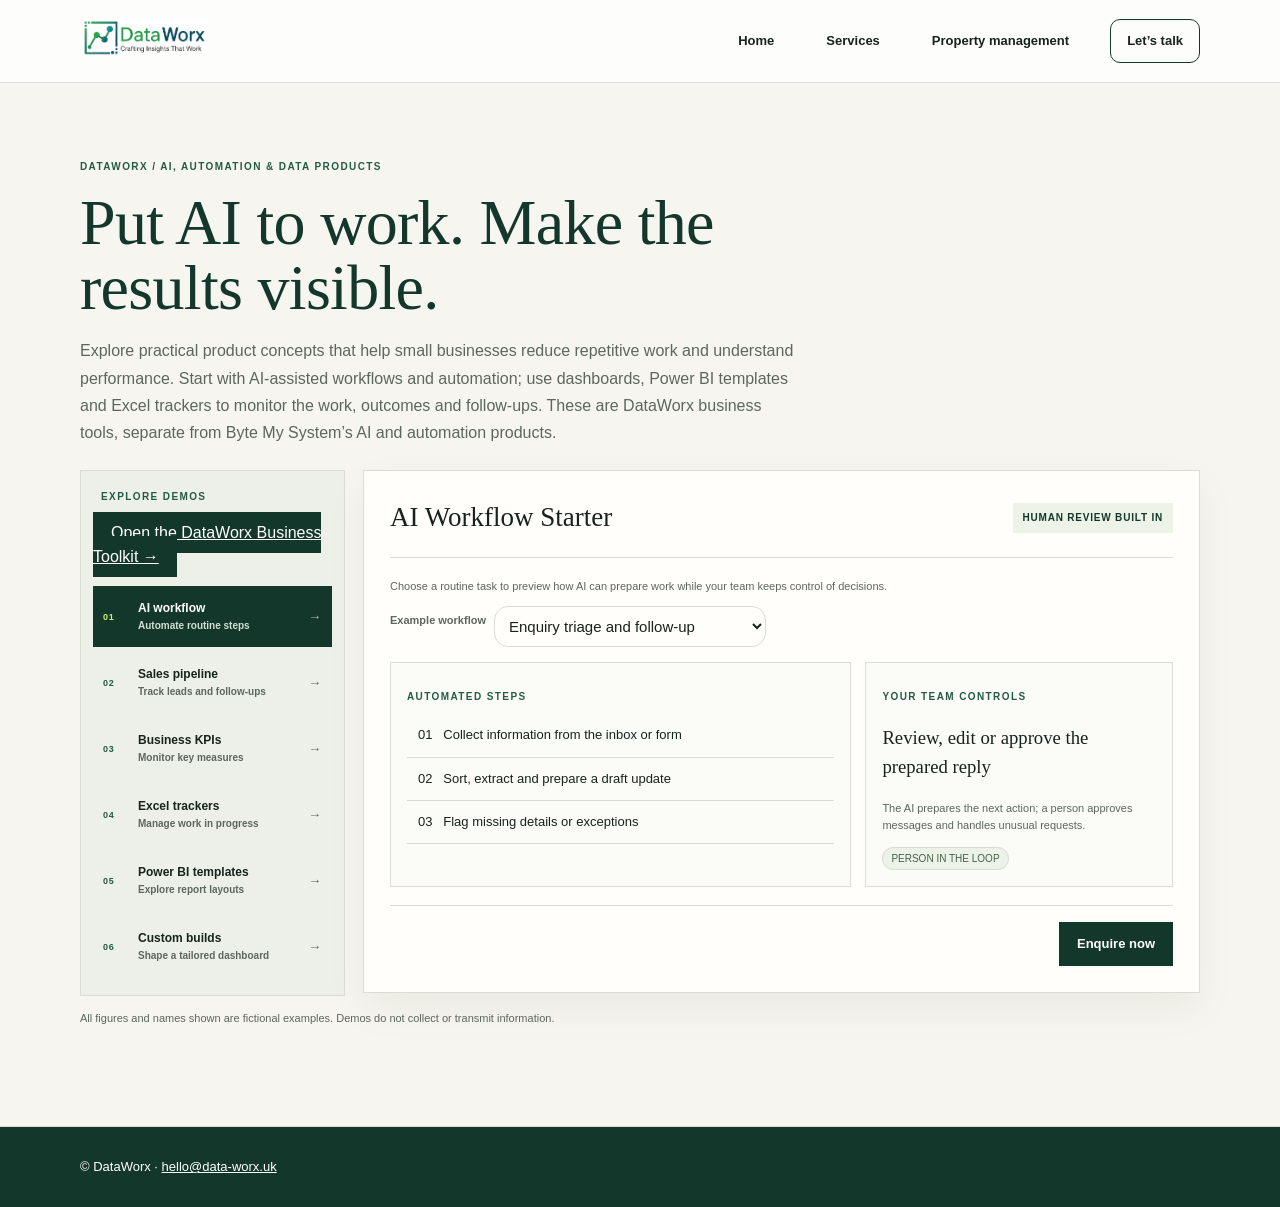
<file: digital-products.html>
<!doctype html>
<html lang="en-GB">
<head>
<meta charset="utf-8"><meta name="viewport" content="width=device-width, initial-scale=1">
<title>AI, Automation &amp; Data Product Demos | DataWorx</title>
<meta name="description" content="Try practical AI and automation product concepts, supported by clear dashboards, trackers and reporting tools.">
<link rel="canonical" href="https://www.data-worx.uk/digital-products.html">
<link rel="stylesheet" href="css/styles.css?v=34">
<style>
:root{--paper:#f6f5ef;--white:#fffefa;--ink:#17231d;--green:#14372c;--green2:#245b46;--lime:#c6f36a;--muted:#5c675f;--line:#d9ddd5}
*{box-sizing:border-box}body{margin:0;background:var(--paper);color:var(--ink);font-family:Arial,sans-serif}.wrap{width:min(1120px,calc(100% - 48px));margin:auto}
header{border-bottom:1px solid var(--line);background:var(--paper)}.head{height:82px;display:flex;align-items:center;justify-content:space-between}.brand img{width:128px}.nav{display:flex;gap:30px;align-items:center}.nav a{color:var(--ink);text-decoration:none;font-size:13px;font-weight:700}.nav .cta{border:1px solid var(--green);padding:11px 16px}
main{padding:66px 0 88px}.eyebrow,.label{font-size:10px;font-weight:800;letter-spacing:.14em;text-transform:uppercase;color:var(--green2)}h1,h2,h3{font-family:Georgia,serif;font-weight:400}h1{font-size:clamp(38px,6vw,64px);line-height:1.03;color:var(--green);max-width:800px;margin:15px 0} .intro{font-size:16px;line-height:1.7;color:var(--muted);max-width:720px}.tabs{display:flex;gap:8px;flex-wrap:wrap;margin:34px 0 16px}.tabs button{border:1px solid var(--line);background:var(--white);padding:12px 16px;font-weight:700;color:var(--ink);cursor:pointer}.tabs button[aria-selected=true]{background:var(--green);color:white;border-color:var(--green)}
.demo{display:none;background:var(--white);border:1px solid var(--line);padding:26px;box-shadow:0 16px 40px #17231d0d}.demo.active{display:block}.demo-top{display:flex;justify-content:space-between;align-items:center;gap:20px;border-bottom:1px solid var(--line);padding-bottom:18px;margin-bottom:20px}.demo h2{margin:0;font-size:27px}.badge{background:#eef3e8;color:var(--green);padding:7px 10px;font-size:10px;font-weight:bold;letter-spacing:.08em;text-transform:uppercase}
.metrics{display:grid;grid-template-columns:repeat(4,1fr);gap:12px;margin:16px 0}.metric,.panel{border:1px solid var(--line);padding:16px;background:#fbfbf7}.metric small,.muted{display:block;color:var(--muted);font-size:11px}.metric strong{display:block;font:25px Georgia;margin-top:8px}.up{color:#397a4a!important}.barlist{display:grid;gap:11px}.barrow{display:grid;grid-template-columns:140px 1fr 55px;gap:10px;align-items:center;font-size:12px}.bar{height:9px;background:#e7ebe3}.bar i{height:100%;display:block;background:#64a66c}.two{display:grid;grid-template-columns:1.2fr .8fr;gap:14px}.table-scroll{overflow:auto}table{width:100%;border-collapse:collapse;font-size:12px}th,td{text-align:left;padding:11px 9px;border-bottom:1px solid var(--line);white-space:nowrap}th{font-size:10px;text-transform:uppercase;color:var(--muted);letter-spacing:.06em}.pill{background:#edf2e8;padding:5px 8px;color:#416346;font-size:10px}.controls{display:flex;gap:8px;align-items:center;flex-wrap:wrap;margin-bottom:15px}select,input{padding:10px;border:1px solid var(--line);background:#fffefa;color:var(--ink)}.task{display:flex;gap:10px;padding:11px;border-bottom:1px solid var(--line);font-size:13px}.task input{accent-color:var(--green)}.notice{font-size:11px;color:var(--muted);margin-top:14px}.custom-form{display:grid;grid-template-columns:1fr 1fr;gap:12px}.custom-form label{font-size:12px;color:var(--muted);display:grid;gap:6px}.custom-form .wide{grid-column:1/-1}.cta-button{background:var(--green);color:white;border:0;padding:12px 18px;cursor:pointer}.footer{padding:30px 0;background:var(--green);color:#fff}.footer a{color:#fff}
@media(max-width:760px){.wrap{width:min(100% - 30px,1120px)}.head{height:auto;min-height:72px;align-items:center;padding:14px 0;gap:16px;position:relative}.menu-toggle{display:grid;place-items:center;width:44px;height:44px;margin-left:auto;border:1px solid var(--line);background:var(--white);color:var(--green);cursor:pointer}.menu-toggle svg{width:22px;height:22px;fill:none;stroke:currentColor;stroke-width:2;stroke-linecap:round}.nav{display:none;position:absolute;z-index:10;top:calc(100% - 4px);left:0;right:0;padding:12px;background:var(--white);border:1px solid var(--line);box-shadow:0 14px 28px #17231d18;flex-direction:column;align-items:stretch;gap:4px}.nav.is-open{display:flex}.nav a{padding:12px;font-size:14px}.nav .cta{text-align:center}.nav a{font-size:11px}.metrics{grid-template-columns:repeat(2,1fr)}.two{grid-template-columns:1fr}.demo{padding:16px}.demo-top{align-items:flex-start;flex-direction:column}.barrow{grid-template-columns:95px 1fr 40px}}

/* Clear demo browser navigation */
.demo-browser{display:grid;grid-template-columns:265px minmax(0,1fr);gap:18px;align-items:start;margin-top:24px}
.demo-sidebar{padding:18px 12px;background:#edf0e8;border:1px solid var(--line)}
.demo-sidebar>.label{margin:0 8px 12px}
.demo-sidebar .tabs{display:grid;gap:5px;margin:0}
.demo-sidebar .tabs button{display:grid;grid-template-columns:25px minmax(0,1fr) 14px;gap:10px;align-items:center;width:100%;min-height:61px;padding:10px 9px;text-align:left;border:1px solid transparent;background:transparent;color:var(--ink)}
.demo-sidebar .tabs button[aria-selected=true]{background:var(--green);color:#fff;border-color:var(--green)}
.demo-sidebar .tabs button>span:nth-child(2){display:grid;gap:4px}
.demo-sidebar .tabs button b{font-size:12px}
.demo-sidebar .tabs button small{font-size:10px;line-height:1.3;color:var(--muted)}
.demo-sidebar .tabs button[aria-selected=true] small{color:#d0dfd3}
.demo-sidebar .tabs button i{font-style:normal;opacity:.65}
.nav-number{font-size:9px;font-weight:800;letter-spacing:.08em;color:var(--green2)}
.demo-sidebar .tabs button[aria-selected=true] .nav-number{color:var(--lime)}
.demo-stage{min-width:0}
.demo-stage .demo{margin:0}
@media(max-width:760px){.demo-browser{grid-template-columns:1fr;gap:12px}.demo-sidebar{padding:12px}.demo-sidebar>.label{margin-bottom:8px}.demo-sidebar .tabs{grid-template-columns:repeat(2,minmax(0,1fr));gap:6px}.demo-sidebar .tabs button{min-height:56px;padding:8px 7px;grid-template-columns:22px minmax(0,1fr)}.demo-sidebar .tabs button i{display:none}.demo-sidebar .tabs button b{font-size:11px}.demo-sidebar .tabs button small{font-size:9px}.demo{padding:16px}}

/* Keep the custom dashboard brief within narrow screens */
.custom-form{min-width:0}
.custom-form label{min-width:0}
.custom-form select{display:block;width:100%;max-width:100%;min-width:0}
.custom-form .wide{width:100%;min-width:0;overflow-wrap:anywhere}
.custom-form .panel{min-width:0;overflow-wrap:anywhere}
.custom-form .cta-button{white-space:normal}
@media(max-width:600px){
  .custom-form{grid-template-columns:minmax(0,1fr);gap:14px}
  .custom-form .wide{grid-column:1}
  .custom-form select{font-size:14px}
  .custom-form .panel{padding:14px}
  .demo h2{font-size:23px}
}

.demo-enquire{display:flex;justify-content:flex-end;margin-top:18px;padding-top:16px;border-top:1px solid var(--line)}.demo-enquire .cta-button{display:inline-block;text-decoration:none;text-align:center;font-size:13px;font-weight:700}.demo-enquire .cta-button:hover,.demo-enquire .cta-button:focus{background:var(--green2)}@media(max-width:600px){.demo-enquire{justify-content:stretch}.demo-enquire .cta-button{width:100%}}
@media(max-width:760px){main{padding-top:24px}}</style>
</head>
<body>
<header class="topbar"><div class="wrap head"><a class="brand" href="/" aria-label="DataWorx home"><img src="dataworx.png" alt="DataWorx"></a><button class="menu-toggle" type="button" aria-label="Open navigation menu" aria-expanded="false" aria-controls="mobile-navigation"><svg viewBox="0 0 24 24" aria-hidden="true"><path d="M4 6h16M4 12h16M4 18h16"></path></svg></button><nav class="nav" id="mobile-navigation" aria-label="Main navigation"><a href="/">Home</a><a href="services.html">Services</a><a href="property-management-automation.html">Property management</a><a class="cta" href="/#contact">Let’s talk</a></nav></div></header>
<main class="wrap">
<p class="eyebrow">DATAWORX / AI, AUTOMATION &amp; DATA PRODUCTS</p><h1>Put AI to work. Make the results visible.</h1>
<p class="intro">Explore practical product concepts that help small businesses reduce repetitive work and understand performance. Start with AI-assisted workflows and automation; use dashboards, Power BI templates and Excel trackers to monitor the work, outcomes and follow-ups. These are DataWorx business tools, separate from Byte My System’s AI and automation products.</p>
<div class="demo-browser"><div class="demo-sidebar"><p class="label">EXPLORE DEMOS</p><p><a class="cta-button" href="products/business-toolkit.html">Open the DataWorx Business Toolkit →</a></p>
<div class="tabs" role="tablist" aria-label="AI, automation and data product demos">
<button role="tab" aria-selected="true" aria-controls="automation" data-tab="automation"><span class="nav-number">01</span><span><b>AI workflow</b><small>Automate routine steps</small></span><i>→</i></button>
<button role="tab" aria-selected="false" aria-controls="sales" data-tab="sales"><span class="nav-number">02</span><span><b>Sales pipeline</b><small>Track leads and follow-ups</small></span><i>→</i></button>
<button role="tab" aria-selected="false" aria-controls="kpi" data-tab="kpi"><span class="nav-number">03</span><span><b>Business KPIs</b><small>Monitor key measures</small></span><i>→</i></button>
<button role="tab" aria-selected="false" aria-controls="trackers" data-tab="trackers"><span class="nav-number">04</span><span><b>Excel trackers</b><small>Manage work in progress</small></span><i>→</i></button>
<button role="tab" aria-selected="false" aria-controls="powerbi" data-tab="powerbi"><span class="nav-number">05</span><span><b>Power BI templates</b><small>Explore report layouts</small></span><i>→</i></button>
<button role="tab" aria-selected="false" aria-controls="custom" data-tab="custom"><span class="nav-number">06</span><span><b>Custom builds</b><small>Shape a tailored dashboard</small></span><i>→</i></button>
</div></div><div class="demo-stage">
<section class="demo active" id="automation" role="tabpanel"><div class="demo-top"><h2>AI Workflow Starter</h2><span class="badge">Human review built in</span></div><p class="muted">Choose a routine task to preview how AI can prepare work while your team keeps control of decisions.</p><div class="controls"><label for="workflowSelect" class="muted">Example workflow</label><select id="workflowSelect"><option value="enquiry">Enquiry triage and follow-up</option><option value="documents">Document intake and data capture</option><option value="reporting">Recurring report preparation</option></select></div><div class="two"><div class="panel"><p class="label">AUTOMATED STEPS</p><div class="task">01 &nbsp; Collect information from the inbox or form</div><div class="task">02 &nbsp; Sort, extract and prepare a draft update</div><div class="task">03 &nbsp; Flag missing details or exceptions</div></div><div class="panel"><p class="label">YOUR TEAM CONTROLS</p><h3 id="humanStep">Review, edit or approve the prepared reply</h3><p class="muted" id="workflowOutcome">The AI prepares the next action; a person approves messages and handles unusual requests.</p><span class="pill">PERSON IN THE LOOP</span></div></div><div class="demo-enquire"><a class="cta-button" href="mailto:hello@data-worx.uk?subject=Enquiry%20about%20AI%20workflow%20demo">Enquire now</a></div></section>
<section class="demo" id="sales" role="tabpanel"><div class="demo-top"><h2>Sales &amp; Pipeline Dashboard</h2><span class="badge">Sample pipeline</span></div><div class="metrics"><div class="metric"><small>Open opportunities</small><strong id="leadCount">6</strong></div><div class="metric"><small>Pipeline value</small><strong id="pipelineValue">£42,800</strong></div><div class="metric"><small>Won this month</small><strong>£8,400</strong></div><div class="metric"><small>Follow-ups due</small><strong>3</strong></div></div><div class="controls"><label for="stageFilter" class="muted">Filter by stage</label><select id="stageFilter"><option>All stages</option><option>Qualified</option><option>Proposal</option><option>Negotiation</option></select></div><div class="table-scroll"><table><thead><tr><th>Opportunity</th><th>Stage</th><th>Value</th><th>Next action</th></tr></thead><tbody id="salesRows"></tbody></table></div><div class="demo-enquire"><a class="cta-button" href="mailto:hello@data-worx.uk?subject=Enquiry%20about%20Sales%20pipeline%20dashboard">Enquire now</a></div></section>
<section class="demo" id="kpi" role="tabpanel"><div class="demo-top"><h2>Business KPI Dashboard</h2><span class="badge">Monthly view</span></div><div class="controls"><label for="periodFilter" class="muted">Reporting period</label><select id="periodFilter"><option value="current">This month</option><option value="previous">Last month</option></select></div><div class="metrics"><div class="metric"><small>Revenue</small><strong id="kpiRevenue">£48,250</strong></div><div class="metric"><small>Orders completed</small><strong id="kpiOrders">126</strong></div><div class="metric"><small>On-time delivery</small><strong id="kpiDelivery">94%</strong></div><div class="metric"><small>Customer rating</small><strong id="kpiRating">4.7/5</strong></div></div><div class="panel"><p class="label">Performance against target</p><div class="barlist"><div class="barrow"><span>Revenue</span><div class="bar"><i style="width:82%"></i></div><b>82%</b></div><div class="barrow"><span>Delivery</span><div class="bar"><i style="width:94%"></i></div><b>94%</b></div><div class="barrow"><span>Customer rating</span><div class="bar"><i style="width:90%"></i></div><b>90%</b></div></div></div><div class="demo-enquire"><a class="cta-button" href="mailto:hello@data-worx.uk?subject=Enquiry%20about%20Business%20KPI%20dashboard">Enquire now</a></div></section>
<section class="demo" id="trackers" role="tabpanel"><div class="demo-top"><h2>Excel Business Trackers</h2><span class="badge">Interactive task tracker</span></div><p class="muted">Tick off example actions to see the completion count update.</p><div class="metrics"><div class="metric"><small>Actions complete</small><strong id="tasksDone">1 / 5</strong></div><div class="metric"><small>Remaining</small><strong id="tasksLeft">4</strong></div><div class="metric"><small>Tracker type</small><strong style="font-size:19px">Operations</strong></div><div class="metric"><small>Updated</small><strong style="font-size:19px">Today</strong></div></div><div class="panel"><label class="task"><input type="checkbox" checked> Send proposal to Northstar Ltd</label><label class="task"><input type="checkbox"> Follow up with Green &amp; Co</label><label class="task"><input type="checkbox"> Review new recruitment brief</label><label class="task"><input type="checkbox"> Confirm delivery date with supplier</label><label class="task"><input type="checkbox"> Update weekly sales forecast</label></div><div class="demo-enquire"><a class="cta-button" href="mailto:hello@data-worx.uk?subject=Enquiry%20about%20Excel%20business%20trackers">Enquire now</a></div></section>
<section class="demo" id="powerbi" role="tabpanel"><div class="demo-top"><h2>Power BI Dashboard Templates</h2><span class="badge">Regional performance</span></div><div class="controls"><label for="regionFilter" class="muted">Region</label><select id="regionFilter"><option value="all">All regions</option><option value="north">North</option><option value="south">South</option></select></div><div class="metrics"><div class="metric"><small>Revenue</small><strong id="regionRevenue">£48,250</strong></div><div class="metric"><small>Customers</small><strong id="regionCustomers">318</strong></div><div class="metric"><small>Growth</small><strong id="regionGrowth">12.4%</strong></div><div class="metric"><small>Target progress</small><strong id="regionTarget">82%</strong></div></div><div class="two"><div class="panel"><p class="label">Revenue by month</p><div class="barlist"><div class="barrow"><span>Aug</span><div class="bar"><i style="width:56%"></i></div><b>£32k</b></div><div class="barrow"><span>Sep</span><div class="bar"><i style="width:68%"></i></div><b>£39k</b></div><div class="barrow"><span>Oct</span><div class="bar"><i id="monthBar" style="width:82%"></i></div><b id="monthValue">£48k</b></div></div></div><div class="panel"><p class="label">Highlights</p><p id="regionNote">All regions are trending above the quarterly baseline.</p></div></div><div class="demo-enquire"><a class="cta-button" href="mailto:hello@data-worx.uk?subject=Enquiry%20about%20Power%20BI%20dashboard%20templates">Enquire now</a></div></section>
<section class="demo" id="custom" role="tabpanel"><div class="demo-top"><h2>Custom Dashboard Builds</h2><span class="badge">Shape a sample brief</span></div><p class="muted">Choose what you need and see a sample starting point. No details are sent.</p><div class="custom-form"><label>Business area<select id="businessArea"><option>Sales</option><option>Operations</option><option>Recruitment</option><option>Finance</option></select></label><label>Primary goal<select id="goal"><option>Track performance and follow-ups</option><option>Reduce manual reporting</option><option>Spot delays and bottlenecks</option><option>Understand costs and forecasts</option></select></label><div class="panel wide"><p class="label">Suggested starting point</p><strong id="suggestion">A sales pipeline view with lead stages, follow-up dates and conversion measures.</strong></div><button class="cta-button wide" onclick="location.href='/#contact'">Discuss a custom dashboard</button></div><div class="demo-enquire"><a class="cta-button" href="mailto:hello@data-worx.uk?subject=Enquiry%20about%20Custom%20dashboard%20build">Enquire now</a></div></section>
</div></div>
<p class="notice">All figures and names shown are fictional examples. Demos do not collect or transmit information.</p>
</main><footer class="footer"><div class="wrap">© DataWorx · <a href="mailto:hello@data-worx.uk">hello@data-worx.uk</a></div></footer>
<script>
const rows=[["Northstar Ltd","Qualified","£12,000","Discovery call · 24 Nov"],["Green & Co","Proposal","£8,500","Follow-up · 22 Nov"],["BrightPath","Negotiation","£7,300","Decision · 26 Nov"],["Oakwell Group","Qualified","£5,000","Send outline · 25 Nov"],["Medway Services","Proposal","£6,000","Review proposal · 23 Nov"],["Cedar Works","Negotiation","£4,000","Confirm scope · 27 Nov"]];
function renderRows(){const f=document.getElementById("stageFilter").value;const data=rows.filter(r=>f==="All stages"||r[1]===f);document.getElementById("salesRows").innerHTML=data.map(r=>'<tr><td>'+r[0]+'</td><td><span class="pill">'+r[1]+'</span></td><td>'+r[2]+'</td><td>'+r[3]+'</td></tr>').join("");document.getElementById("leadCount").textContent=data.length;document.getElementById("pipelineValue").textContent="£"+data.reduce((s,r)=>s+Number(r[2].replace(/[£,]/g,"")),0).toLocaleString("en-GB");}
document.getElementById("stageFilter").onchange=renderRows;renderRows();
document.getElementById("workflowSelect").onchange=e=>{const v=e.target.value;document.getElementById("humanStep").textContent=v==="documents"?"Check extracted details and resolve exceptions":v==="reporting"?"Review figures and share the approved report":"Review, edit or approve the prepared reply";document.getElementById("workflowOutcome").textContent=v==="documents"?"AI captures key fields and highlights missing information; your team checks the record before it is filed.":v==="reporting"?"AI gathers recurring measures and drafts a summary; your team validates figures and interpretation.":"The AI prepares the next action; a person approves messages and handles unusual requests.";};
document.querySelectorAll("[data-tab]").forEach(b=>b.addEventListener("click",()=>{document.querySelectorAll("[data-tab]").forEach(x=>x.setAttribute("aria-selected",x===b));document.querySelectorAll(".demo").forEach(x=>x.classList.toggle("active",x.id===b.dataset.tab));}));
document.getElementById("periodFilter").onchange=e=>{const prev=e.target.value==="previous";document.getElementById("kpiRevenue").textContent=prev?"£44,100":"£48,250";document.getElementById("kpiOrders").textContent=prev?"118":"126";document.getElementById("kpiDelivery").textContent=prev?"91%":"94%";document.getElementById("kpiRating").textContent=prev?"4.5/5":"4.7/5";};
document.querySelectorAll("#trackers input").forEach(x=>x.onchange=()=>{const all=[...document.querySelectorAll("#trackers input")];const done=all.filter(y=>y.checked).length;document.getElementById("tasksDone").textContent=done+" / "+all.length;document.getElementById("tasksLeft").textContent=all.length-done;});
document.getElementById("regionFilter").onchange=e=>{const north=e.target.value==="north",south=e.target.value==="south";document.getElementById("regionRevenue").textContent=north?"£27,400":south?"£20,850":"£48,250";document.getElementById("regionCustomers").textContent=north?"174":south?"144":"318";document.getElementById("regionGrowth").textContent=north?"14.1%":south?"10.2%":"12.4%";document.getElementById("regionTarget").textContent=north?"88%":south?"76%":"82%";document.getElementById("monthValue").textContent=north?"£27k":south?"£21k":"£48k";document.getElementById("monthBar").style.width=north?"88%":south?"68%":"82%";document.getElementById("regionNote").textContent=north?"North is leading growth and target attainment.":south?"South is growing steadily; follow-up on target progress is recommended.":"All regions are trending above the quarterly baseline.";};
document.getElementById("businessArea").onchange=updateBrief;document.getElementById("goal").onchange=updateBrief;
function updateBrief(){
 const area=document.getElementById("businessArea").value;
 const goal=document.getElementById("goal").value;
 const suggestions={
  Sales:{
   "Track performance and follow-ups":"A sales pipeline dashboard showing lead stages, deal values, next actions and conversion rates.",
   "Reduce manual reporting":"An automated sales summary that brings weekly leads, wins and pipeline movement into one report.",
   "Spot delays and bottlenecks":"A sales follow-up view flagging stalled opportunities, overdue actions and deals waiting for a decision.",
   "Understand costs and forecasts":"A sales forecast comparing weighted pipeline, expected revenue and target attainment."
  },
  Operations:{
   "Track performance and follow-ups":"An operations dashboard tracking workload, service levels, open actions and delivery progress.",
   "Reduce manual reporting":"A recurring operations report consolidating activity, completion rates and exceptions from your existing trackers.",
   "Spot delays and bottlenecks":"A workflow dashboard highlighting queues, ageing work and the operational steps causing delays.",
   "Understand costs and forecasts":"An operations forecast comparing planned capacity, demand, delivery costs and expected workload."
  },
  Recruitment:{
   "Track performance and follow-ups":"A recruitment pipeline tracking vacancies, candidates, interviews, placements and consultant follow-ups.",
   "Reduce manual reporting":"A recruitment performance pack summarising new roles, candidate activity, placements and fees.",
   "Spot delays and bottlenecks":"A time-to-fill dashboard identifying vacancies and candidates stalled between recruitment stages.",
   "Understand costs and forecasts":"A recruitment forecast comparing expected placement fees, live vacancies and consultant targets."
  },
  Finance:{
   "Track performance and follow-ups":"A finance dashboard tracking income, expenditure, outstanding invoices and actions against budget.",
   "Reduce manual reporting":"A monthly finance pack combining actuals, forecast and budget variance into a repeatable report.",
   "Spot delays and bottlenecks":"A finance exceptions view flagging overdue invoices, delayed approvals and unusual variances.",
   "Understand costs and forecasts":"A forecast dashboard comparing actuals, expected costs, cash flow and budget variance."
  }
 };
 document.getElementById("suggestion").textContent=suggestions[area][goal];
}
</script><script src="js/mobile-nav.js" defer></script></body></html>
</file>
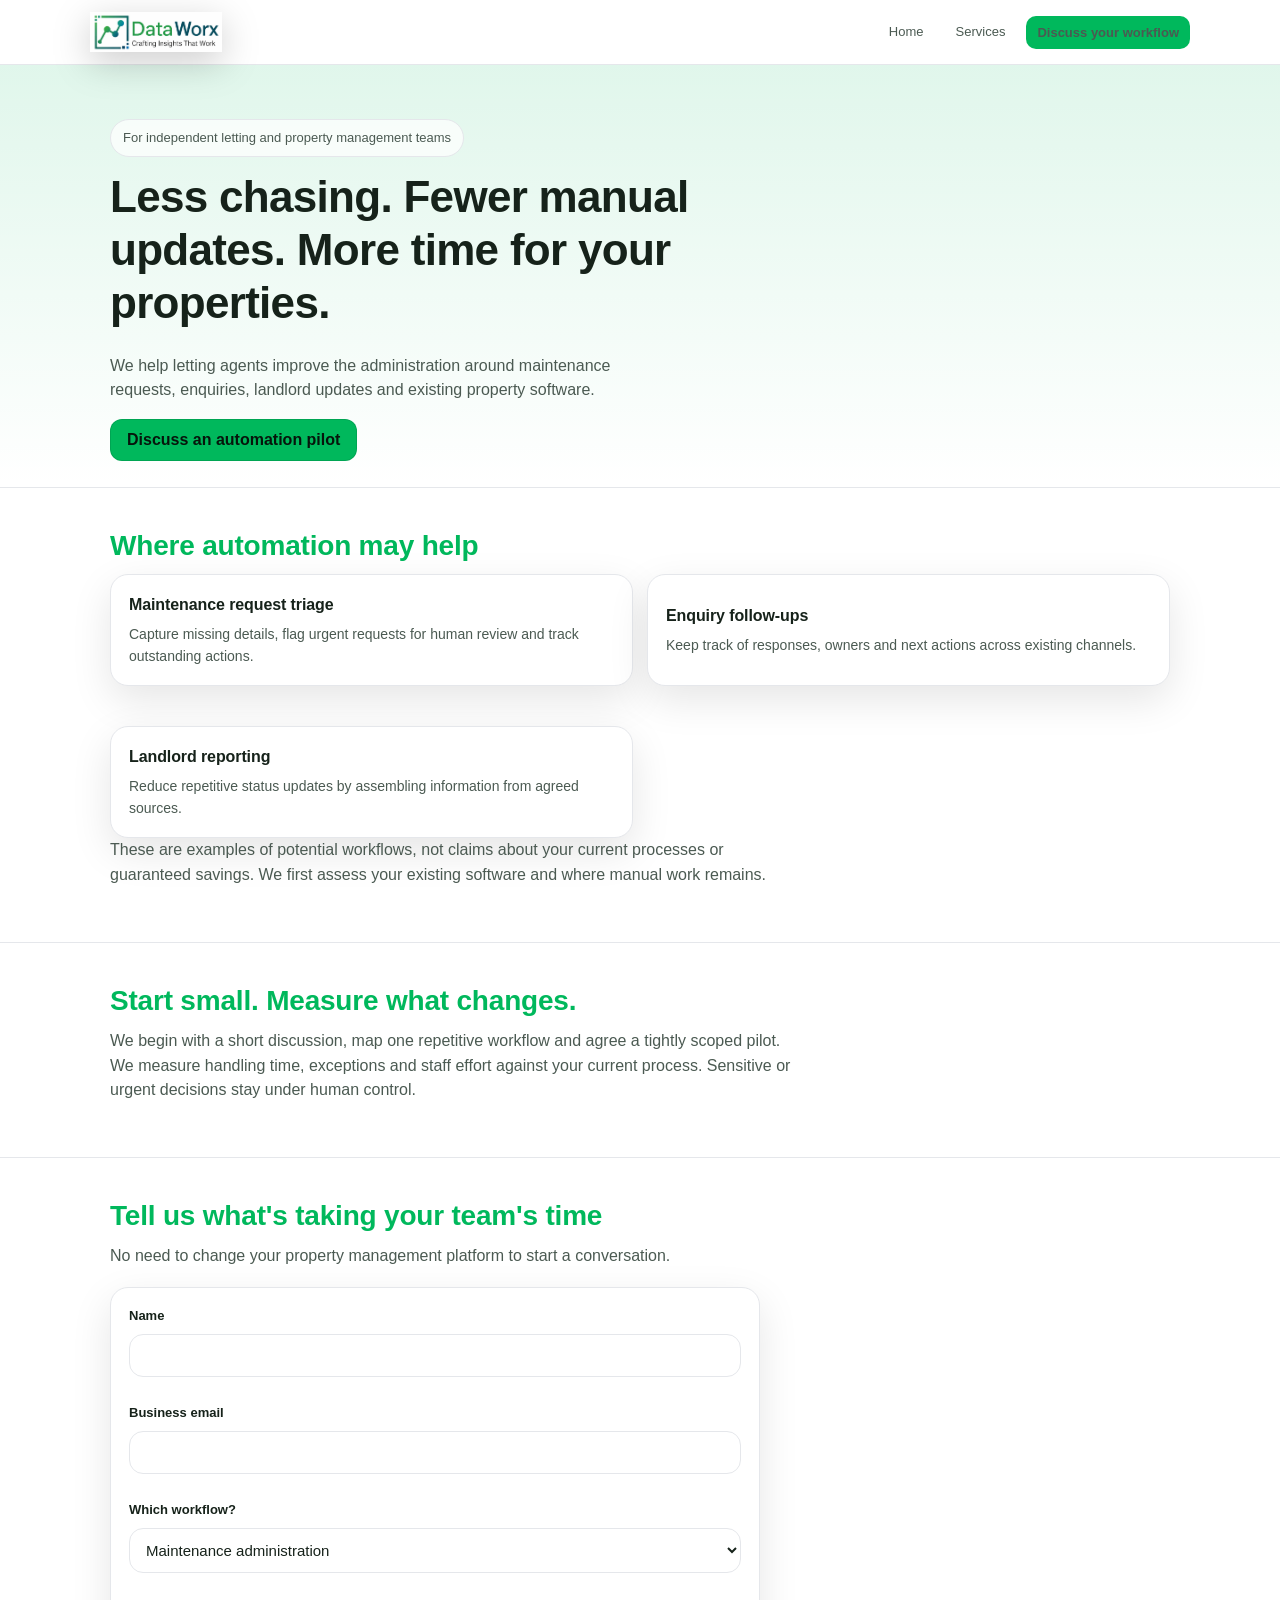
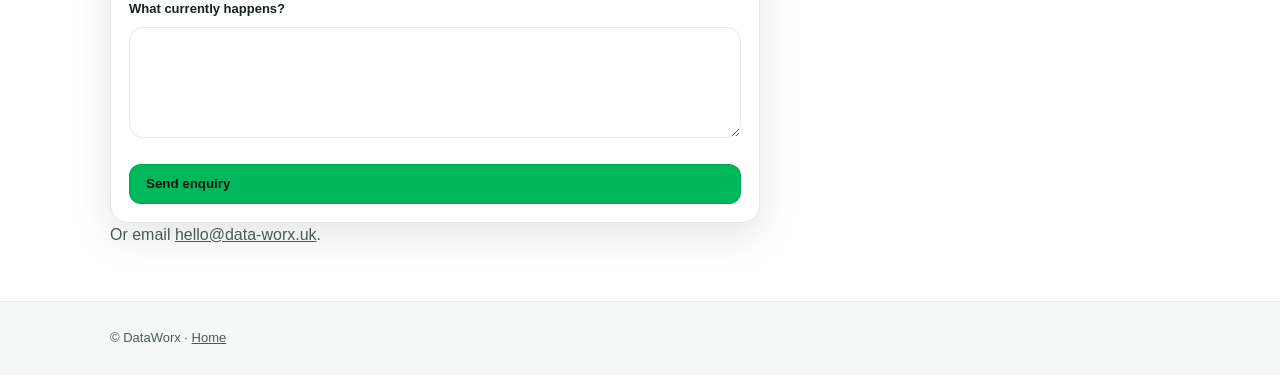
<file: property-management-automation.html>
<!doctype html><html lang="en-GB"><head><meta charset="utf-8"><meta name="viewport" content="width=device-width,initial-scale=1"><title>Property Management Automation | DataWorx</title><meta name="description" content="Practical automation for UK letting agents: maintenance triage, enquiry follow-up and property management reporting."><link rel="canonical" href="https://www.data-worx.uk/property-management-automation.html"><link rel="stylesheet" href="css/styles.css?v=34"></head><body><div class="topbar"><div class="container topbar-inner"><div class="logo"><a href="/"><img src="dataworx.png" alt="DataWorx"></a></div><button class="menu-toggle" type="button" aria-label="Open navigation menu" aria-expanded="false" aria-controls="mobile-navigation"><svg viewBox="0 0 24 24" aria-hidden="true"><path d="M4 6h16M4 12h16M4 18h16"/></svg></button><div class="nav" id="mobile-navigation"><a href="/">Home</a><a href="services.html">Services</a><a href="#contact" class="btn btn-primary">Discuss your workflow</a></div></div></div><main><section class="hero"><div class="container"><div class="kicker">For independent letting and property management teams</div><h1>Less chasing. Fewer manual updates. More time for your properties.</h1><p class="lead">We help letting agents improve the administration around maintenance requests, enquiries, landlord updates and existing property software.</p><div class="hero-actions"><a class="btn btn-primary" href="#contact">Discuss an automation pilot</a></div></div></section><section class="section"><div class="container"><h2>Where automation may help</h2><div class="grid-2"><div class="card"><strong>Maintenance request triage</strong><span>Capture missing details, flag urgent requests for human review and track outstanding actions.</span></div><div class="card"><strong>Enquiry follow-ups</strong><span>Keep track of responses, owners and next actions across existing channels.</span></div><div class="card"><strong>Landlord reporting</strong><span>Reduce repetitive status updates by assembling information from agreed sources.</span></div></div><p>These are examples of potential workflows, not claims about your current processes or guaranteed savings. We first assess your existing software and where manual work remains.</p></div></section><section class="section"><div class="container"><h2>Start small. Measure what changes.</h2><p>We begin with a short discussion, map one repetitive workflow and agree a tightly scoped pilot. We measure handling time, exceptions and staff effort against your current process. Sensitive or urgent decisions stay under human control.</p></div></section><section class="section" id="contact"><div class="container"><h2>Tell us what's taking your team's time</h2><p>No need to change your property management platform to start a conversation.</p><form action="https://formspree.io/f/mykzrgzj" method="POST" style="display:grid;gap:14px;max-width:650px"><input type="text" name="_gotcha" style="display:none" tabindex="-1" autocomplete="off"><label>Name<input name="name" required style="display:block;width:100%;padding:12px"></label><label>Business email<input name="email" type="email" required style="display:block;width:100%;padding:12px"></label><label>Which workflow?<select name="workflow" style="display:block;width:100%;padding:12px"><option>Maintenance administration</option><option>Enquiry follow-ups</option><option>Landlord reporting</option><option>Other</option></select></label><label>What currently happens?<textarea name="message" rows="5" required style="display:block;width:100%;padding:12px"></textarea></label><input type="hidden" name="_subject" value="Property automation enquiry - DataWorx"><button class="btn btn-primary" type="submit">Send enquiry</button></form><p>Or email <a href="mailto:hello@data-worx.uk">hello@data-worx.uk</a>.</p></div></section></main><footer><div class="container">© DataWorx · <a href="/">Home</a></div></footer><script src="js/mobile-nav.js" defer></script></body></html>
</file>
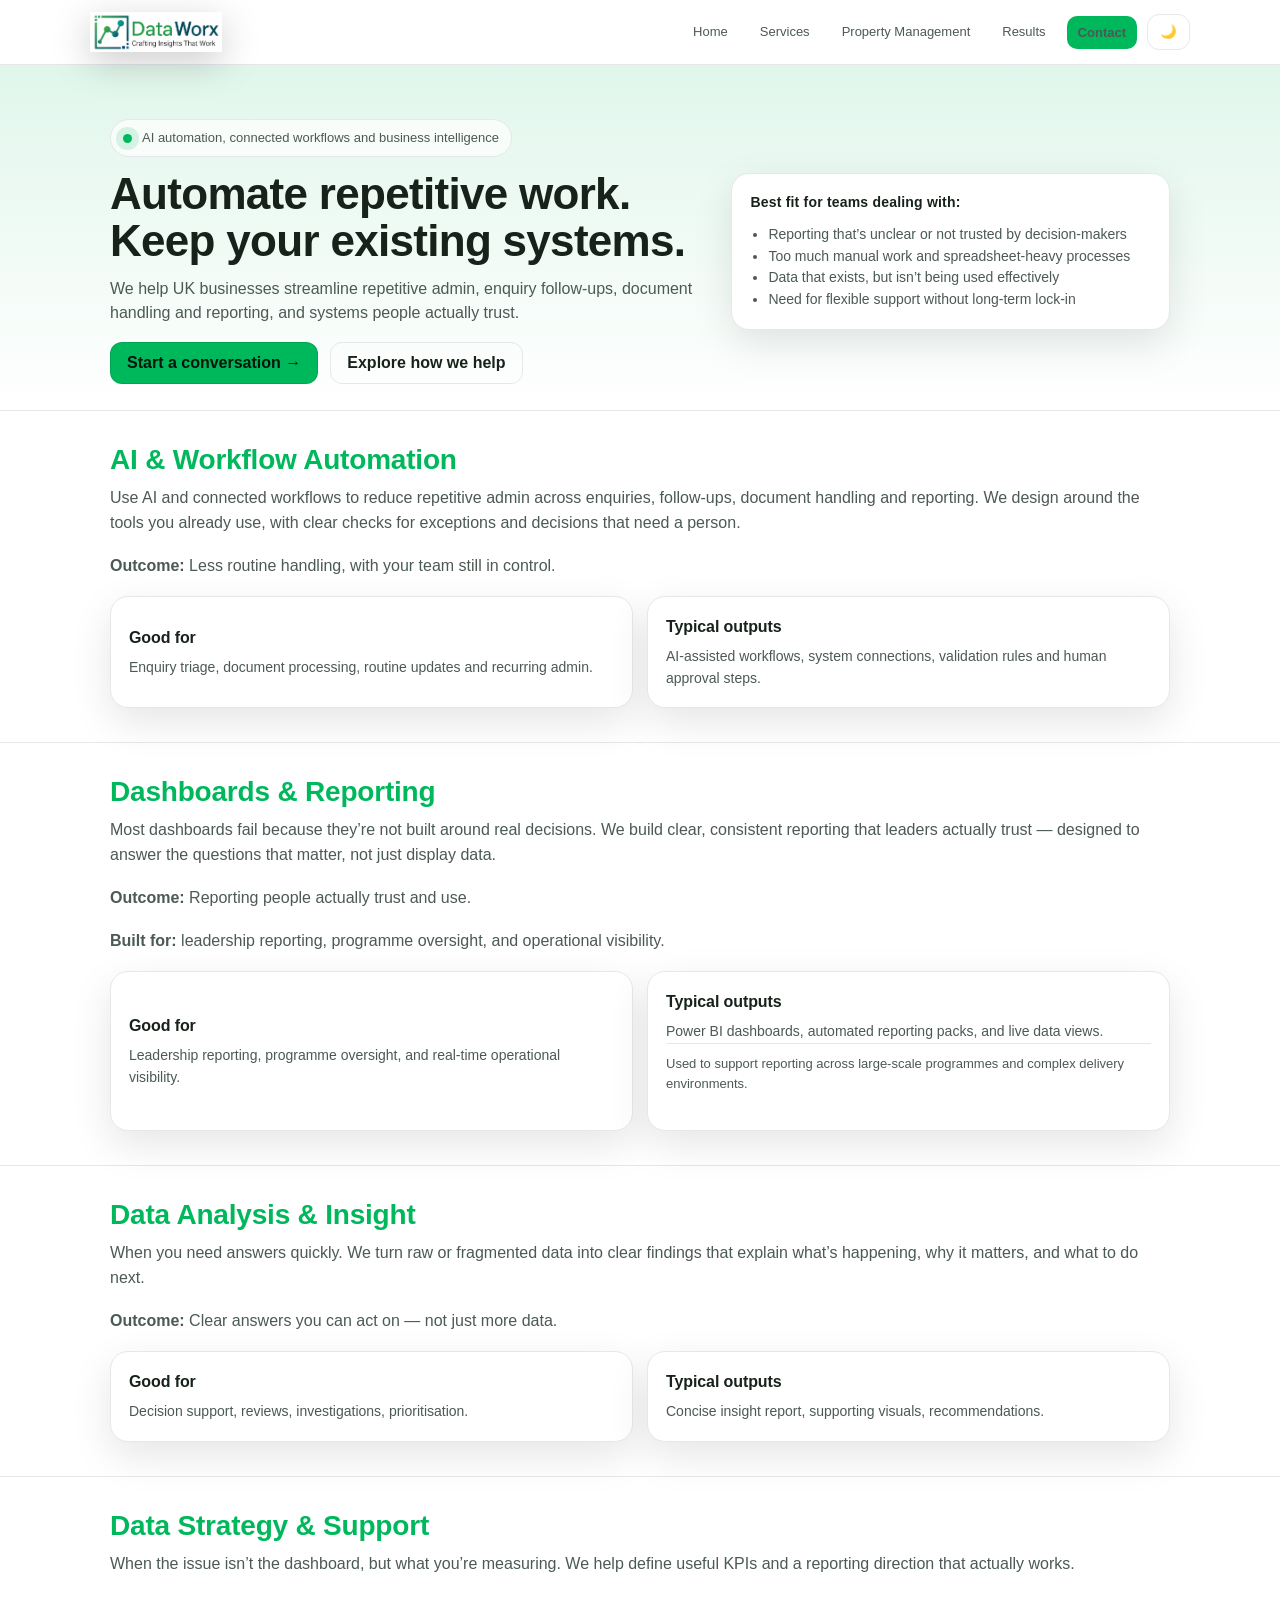
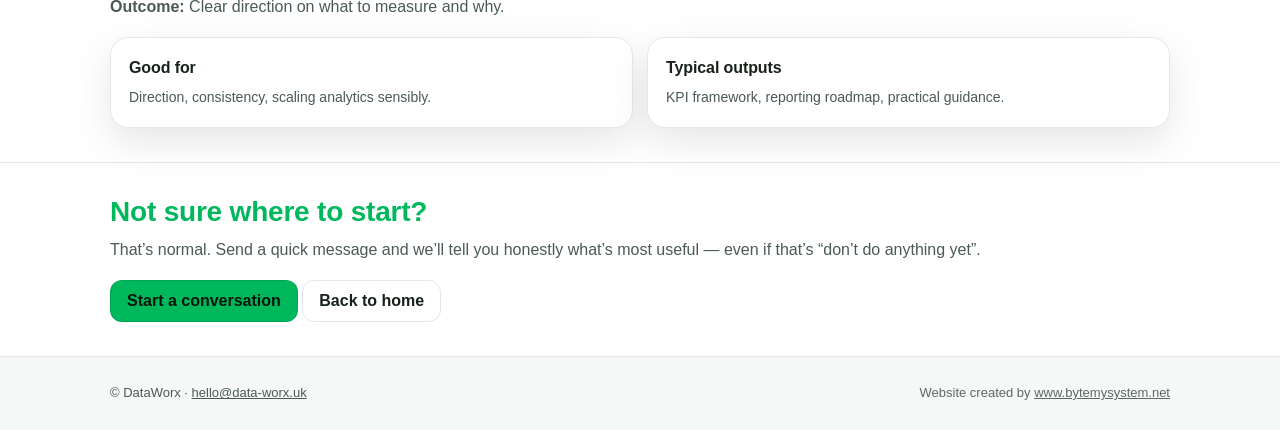
<file: services.html>
<!doctype html>
<html lang="en-GB">
<head>
  <meta charset="utf-8" />
  <meta name="viewport" content="width=device-width, initial-scale=1" />

  <title>AI Automation & Business Intelligence Services | DataWorx</title>
  <meta name="description" content="AI-assisted workflows, enquiry automation, document processing, system integrations and business intelligence for UK SMEs." />
  <link rel="canonical" href="https://www.data-worx.uk/services.html">

  <!-- FAVICONS -->
  <link rel="icon" type="image/png" sizes="32x32" href="favicon-32.png">
  <link rel="icon" type="image/png" sizes="16x16" href="favicon-16.png">
  <link rel="apple-touch-icon" sizes="180x180" href="apple-touch-icon.png">

  <!-- GOOGLE ANALYTICS -->
  <script async src="https://www.googletagmanager.com/gtag/js?id=G-RDXC7MGJZY"></script>
  <script>
    window.dataLayer = window.dataLayer || [];
    function gtag(){dataLayer.push(arguments);}
    gtag('js', new Date());
    gtag('config', 'G-RDXC7MGJZY');
  </script>

  <!-- Cookie consent init (requires cookieconsent library to be loaded somewhere) -->
  <script>
    window.addEventListener("load", function(){
      if (!window.cookieconsent) return;
      window.cookieconsent.initialise({
        palette: {
          popup: { background: "#0f1f16" },
          button: { background: "#00b85c", text: "#001a0a" }
        },
        theme: "classic",
        position: "bottom",
        content: {
          message: "This site uses cookies for analytics to improve performance.",
          dismiss: "Got it",
          link: "Learn more",
          href: "#"
        }
      });
    });
  </script>

  <style>
    :root{
      --radius: 18px;
      --radiusSm: 14px;

      --green: #00b85c;
      --greenBright: #00ff66;

      --bg: #ffffff;
      --bg2: #f6f8f7;
      --panel: #ffffff;
      --panel2: #f3f5f4;
      --text: #16221a;
      --muted: #4b5a52;
      --line: #e5e7eb;
      --shadow: 0 14px 40px rgba(0,0,0,.10);

      --btnText: #06150c;
    }

    [data-theme="dark"]{
      --bg: #070a08;
      --bg2: #050806;
      --panel: rgba(255,255,255,.055);
      --panel2: rgba(255,255,255,.075);
      --text: rgba(255,255,255,.92);
      --muted: rgba(255,255,255,.72);
      --line: rgba(255,255,255,.12);
      --shadow: 0 18px 55px rgba(0,0,0,.35);
      --btnText: #001a0a;
    }

    *{ box-sizing: border-box; }
    html{ scroll-behavior: smooth; }
    body{
      margin: 0;
      font-family: Arial, Helvetica, sans-serif;
      color: var(--text);
      background: var(--bg);
      line-height: 1.55;
    }

    [data-theme="dark"] body{
      background:
        radial-gradient(900px 420px at 20% 0%, rgba(0,255,102,.16), rgba(7,10,8,0) 60%),
        radial-gradient(900px 420px at 80% 0%, rgba(0,255,102,.10), rgba(7,10,8,0) 60%),
        linear-gradient(180deg, #050806 0%, #070a08 55%, #050806 100%);
    }

    a{ color: inherit; }
    a:hover{ text-decoration: underline; }

    .container{
      width: 100%;
      max-width: 1100px;
      margin: 0 auto;
      padding: 0 20px;
    }

    /* Top bar */
    .topbar{
      position: sticky;
      top: 0;
      z-index: 20;
      background: rgba(255,255,255,.78);
      border-bottom: 1px solid var(--line);
      backdrop-filter: blur(10px);
    }
    [data-theme="dark"] .topbar{ background: rgba(0,0,0,.30); }

    .topbar-inner{
      display: flex;
      align-items: center;
      justify-content: space-between;
      gap: 12px;
      padding: 12px 0;
    }

    .logo{
      display: flex;
      align-items: center;
      min-width: 120px;
      flex: 0 0 auto;
    }

    .logo img{
      height: 40px;
      width: auto;
      display: block;
      filter: drop-shadow(0 10px 18px rgba(0,0,0,.20));
    }
    [data-theme="dark"] .logo img{
      filter: drop-shadow(0 10px 18px rgba(0,0,0,.45));
    }

    .nav{
      display: flex;
      align-items: center;
      gap: 10px;
      flex-wrap: wrap;
      justify-content: flex-end;
    }

    .nav a{
      padding: 9px 10px;
      border-radius: 10px;
      font-size: 13px;
      color: var(--muted);
      border: 1px solid transparent;
      text-decoration: none;
    }
    .nav a:hover{
      color: var(--text);
      border-color: var(--line);
      background: rgba(0,0,0,.03);
    }
    [data-theme="dark"] .nav a:hover{ background: rgba(255,255,255,.06); }

    /* Buttons */
    .btn{
      display: inline-flex;
      align-items: center;
      justify-content: center;
      gap: 10px;
      padding: 12px 16px;
      border-radius: 12px;
      border: 1px solid transparent;
      font-weight: 800;
      cursor: pointer;
      user-select: none;
      transition: transform .08s ease, background .2s ease, border-color .2s ease;
      text-decoration: none;
      line-height: 1;
    }
    .btn:active{ transform: translateY(1px); }

    .btn-primary{
      background: var(--green);
      color: var(--btnText);
      border-color: rgba(0,0,0,.10);
    }
    .btn-primary:hover{ background: #15c96b; }

    .btn-ghost{
      background: transparent;
      border-color: var(--line);
      color: var(--text);
    }
    .btn-ghost:hover{ background: rgba(0,0,0,.03); }
    [data-theme="dark"] .btn-ghost:hover{ background: rgba(255,255,255,.06); }

    /* Theme toggle */
    .toggle{
      padding: 10px 12px;
      border-radius: 12px;
      border: 1px solid var(--line);
      background: transparent;
      color: var(--text);
      font-weight: 800;
      cursor: pointer;
      line-height: 1;
    }
    .toggle:hover{ background: rgba(0,0,0,.03); }
    [data-theme="dark"] .toggle:hover{ background: rgba(255,255,255,.06); }

    /* Hero */
    .hero{
      padding: 54px 0 26px 0;
      background: linear-gradient(180deg, rgba(0,184,92,.12), rgba(255,255,255,0));
    }
    [data-theme="dark"] .hero{ background: transparent; }

    .hero-grid{
      display: grid;
      grid-template-columns: 1.15fr .85fr;
      gap: 28px;
      align-items: center;
    }

    .kicker{
      display: inline-flex;
      align-items: center;
      gap: 10px;
      padding: 8px 12px;
      border-radius: 999px;
      border: 1px solid var(--line);
      background: rgba(255,255,255,.72);
      color: var(--muted);
      font-size: 13px;
      width: fit-content;
    }
    [data-theme="dark"] .kicker{ background: rgba(255,255,255,.04); }

    .dot{
      width: 9px; height: 9px;
      border-radius: 50%;
      background: var(--green);
      box-shadow: 0 0 0 7px rgba(0,184,92,.14);
    }

    h1{
      font-size: 44px;
      line-height: 1.06;
      letter-spacing: -0.7px;
      margin: 14px 0 12px 0;
    }

    .lead{
      margin: 0 0 16px 0;
      color: var(--muted);
      max-width: none; /* you wanted these to breathe on desktop */
      font-size: 16px;
    }

    .hero-actions{
      display: flex;
      gap: 12px;
      flex-wrap: wrap;
      margin-top: 16px;
    }

    /* Cards */
    .card{
      border: 1px solid var(--line);
      background: var(--panel);
      border-radius: var(--radius);
      padding: 18px;
      box-shadow: var(--shadow);
      display: flex;
      flex-direction: column;
      justify-content: center;
    }

    .trust-box{
      border: 1px solid var(--line);
      background: var(--panel);
      border-radius: var(--radius);
      padding: 18px;
      box-shadow: var(--shadow);
    }

    .trust-title{
      font-size: 14px;
      margin: 0 0 10px 0;
      letter-spacing: .2px;
      font-weight: 800;
    }

    .trust-list{
      margin: 0;
      padding-left: 18px;
      color: var(--muted);
      font-size: 14px;
    }

    /* ✅ SECTION DIVIDERS (HOMEPAGE STYLE) */
    .section{
      padding: 34px 0;
      border-top: 1px solid var(--line);
    }
    /* first section after hero shouldn't have a line ABOVE it */
    .section:first-of-type{
      border-top: 0;
    }

    .section h2{
      margin: 0 0 10px 0;
      font-size: clamp(22px, 2.2vw, 28px);
      color: var(--green);
      letter-spacing: -0.2px;
      line-height: 1.1;
    }

    .section p{
      margin: 0 0 18px 0;
      color: var(--muted);
      max-width: none;
    }

    .grid-2{
      display: grid;
      grid-template-columns: repeat(2, minmax(0, 1fr));
      gap: 14px;
    }

    .card strong{
      display: block;
      font-size: 16px;
      margin-bottom: 6px;
      letter-spacing: -0.1px;
    }

    .card span{
      color: var(--muted);
      font-size: 14px;
      display: block;
    }

    .mini{
      margin-top: 10px;
      padding-top: 10px;
      border-top: 1px solid var(--line);
      font-size: 13px;
      color: var(--muted);
    }

    /* Footer */
    footer{
      padding: 26px 0;
      border-top: 1px solid var(--line);
      color: var(--muted);
      font-size: 13px;
      background: var(--bg2);
    }
    .footer-row{
      display: flex;
      gap: 10px;
      flex-wrap: wrap;
      align-items: center;
      justify-content: space-between;
    }
    .footer-row .madeby{ opacity: .9; }

    /* Responsive */
    @media (max-width: 920px){
      .hero-grid{ grid-template-columns: 1fr; }
      .grid-2{ grid-template-columns: 1fr; }
      h1{ font-size: 36px; }
    }

    @media (max-width: 700px){
      .container{ padding: 0 14px; }

      .topbar-inner{
        flex-direction: row;
        align-items: center;
        justify-content: space-between;
        gap: 10px;
        padding: 10px 0;
        flex-wrap: nowrap;
      }

      .logo img{
        height: 32px;
        max-width: 170px;
      }

      .nav{
        flex-wrap: nowrap;
        gap: 8px;
        justify-content: flex-end;
      }

      .nav a{
        padding: 8px 10px;
        font-size: 12px;
        border: 1px solid var(--line);
        background: rgba(255,255,255,.70);
      }
      [data-theme="dark"] .nav a{ background: rgba(255,255,255,.04); }

      .nav a.btn{ padding: 9px 12px; font-size: 12px; }

      .toggle{
        padding: 9px 10px;
        border-radius: 12px;
        min-width: 42px;
        text-align: center;
      }

      .outcome {
        margin: 12px 0 16px 0;
        font-size: 15px;
        font-weight: 500;
      }
    }
  /* Mobile navigation styles match the homepage */
.menu-toggle { display:none; align-items:center; justify-content:center; width:44px; height:44px; flex:0 0 44px; border:1px solid var(--line); border-radius:12px; background:var(--panel); color:var(--text); cursor:pointer; }
.menu-toggle svg { width:23px; height:23px; stroke:currentColor; stroke-width:2; fill:none; stroke-linecap:round; }
.topbar-inner { position:relative; min-width:0; }
@media(max-width:760px) {
.topbar,.topbar-inner { max-width:100%; }
.logo { min-width:0; flex:0 1 auto; }
.logo img { max-width:min(160px,48vw); height:auto; max-height:40px; }
.menu-toggle { display:inline-flex; margin-left:auto; }
.topbar .nav { display:none; position:absolute; top:calc(100% + 1px); left:0; right:0; z-index:40; flex-direction:column; align-items:stretch; gap:4px; padding:12px; background:var(--panel); border:1px solid var(--line); border-radius:0 0 14px 14px; box-shadow:var(--shadow); }
.topbar .nav.is-open { display:flex; }
.topbar .nav a,.topbar .nav .toggle { display:block; width:100%; text-align:left; padding:12px; white-space:normal; }
}
</style>
</head>

<body>

  <!-- TOP NAV -->
  <div class="topbar">
    <div class="container topbar-inner">
      <div class="logo">
        <a href="index.html">
          <img src="dataworx.png" alt="DataWorx logo">
        </a>
      </div>

      <button class="menu-toggle" type="button" aria-label="Open navigation menu" aria-expanded="false" aria-controls="mobile-navigation"><svg viewBox="0 0 24 24" aria-hidden="true"><path d="M4 6h16M4 12h16M4 18h16"/></svg></button><div class="nav" id="mobile-navigation">
        <a href="index.html">Home</a>
        <a href="#data-analysis">Services</a><a href="property-management-automation.html">Property Management</a>
        <a href="index.html#proof">Results</a>
        <a href="index.html#contact" class="btn btn-primary">Contact</a>
        <button class="toggle" id="themeToggle" type="button" aria-label="Toggle theme">🌙</button>
      </div>
    </div>
  </div>

  <!-- HERO -->
  <div class="hero">
    <div class="container hero-grid">
      <div>
        <div class="kicker">
          <span class="dot"></span>
          AI automation, connected workflows and business intelligence
        </div>

        <h1>Automate repetitive work. Keep your existing systems.</h1>

        <p class="lead">
          We help UK businesses streamline repetitive admin, enquiry follow-ups, document handling and reporting, and systems people actually trust.
        </p>

        <div class="hero-actions">
          <a class="btn btn-primary" href="index.html#contact">Start a conversation →</a>
          <a class="btn btn-ghost" href="#data-analysis">Explore how we help</a>
        </div>
      </div>

      <div class="trust-box">
        <p class="trust-title">Best fit for teams dealing with:</p>
        <ul class="trust-list">
          <li>Reporting that’s unclear or not trusted by decision-makers</li>
          <li>Too much manual work and spreadsheet-heavy processes</li>
          <li>Data that exists, but isn’t being used effectively</li>
          <li>Need for flexible support without long-term lock-in</li>
        </ul>
      </div>
    </div>
  </div>

  <!-- SERVICE: AI & WORKFLOW AUTOMATION -->
  <div id="automation" class="section">
    <div class="container">
      <h2>AI &amp; Workflow Automation</h2>
      <p>
        Use AI and connected workflows to reduce repetitive admin across enquiries, follow-ups, document handling and reporting. We design around the tools you already use, with clear checks for exceptions and decisions that need a person.
      </p>

      <p class="outcome"><strong>Outcome:</strong> Less routine handling, with your team still in control.</p>

      <div class="grid-2">
        <div class="card">
          <strong>Good for</strong>
          <span>Enquiry triage, document processing, routine updates and recurring admin.</span>
        </div>
        <div class="card">
          <strong>Typical outputs</strong>
          <span>AI-assisted workflows, system connections, validation rules and human approval steps.</span>
        </div>
      </div>
    </div>
  </div>

  <!-- SERVICE: DASHBOARDS -->
  <div id="dashboards" class="section">
    <div class="container">
      <h2>Dashboards &amp; Reporting</h2>
      <p>
        Most dashboards fail because they’re not built around real decisions. We build clear, consistent reporting that leaders actually trust — designed to answer the questions that matter, not just display data.
      </p>
      
      <p class="outcome"><strong>Outcome:</strong> Reporting people actually trust and use.</p>

      <p><strong>Built for:</strong> leadership reporting, programme oversight, and operational visibility.</p>
      
      <div class="grid-2">
        <div class="card">
          <strong>Good for</strong>
          <span>Leadership reporting, programme oversight, and real-time operational visibility.</span>
        </div>
        <div class="card">
          <strong>Typical outputs</strong>
          <span>Power BI dashboards, automated reporting packs, and live data views.</span>

          <p class="mini">
            Used to support reporting across large-scale programmes and complex delivery environments.
          </p>
        </div>
      </div>
    </div>
  </div>

  <!-- SERVICE: DATA ANALYSIS -->
  <div id="data-analysis" class="section">
    <div class="container">
      <h2>Data Analysis & Insight</h2>
          <p>
            When you need answers quickly. We turn raw or fragmented data into clear findings
            that explain what’s happening, why it matters, and what to do next.
          </p>
          
          <p class="outcome"><strong>Outcome:</strong> Clear answers you can act on — not just more data.</p>
          
          <div class="grid-2">
        <div class="card">
          <strong>Good for</strong>
          <span>Decision support, reviews, investigations, prioritisation.</span>
        </div>
        <div class="card">
          <strong>Typical outputs</strong>
          <span>Concise insight report, supporting visuals, recommendations.</span>
        </div>
      </div>
    </div>
  </div>

  <!-- SERVICE: STRATEGY -->
  <div id="strategy" class="section">
    <div class="container">
      <h2>Data Strategy &amp; Support</h2>
      <p>
        When the issue isn’t the dashboard, but what you’re measuring. We help define useful
        KPIs and a reporting direction that actually works.
      </p>

      <p class="outcome"><strong>Outcome:</strong> Clear direction on what to measure and why.</p>
      
      <div class="grid-2">
        <div class="card">
          <strong>Good for</strong>
          <span>Direction, consistency, scaling analytics sensibly.</span>
        </div>
        <div class="card">
          <strong>Typical outputs</strong>
          <span>KPI framework, reporting roadmap, practical guidance.</span>
        </div>
      </div>
    </div>
  </div>

  <!-- CTA -->
  <div class="section">
    <div class="container">
      <h2>Not sure where to start?</h2>
      <p>
        That’s normal. Send a quick message and we’ll tell you honestly what’s most useful —
        even if that’s “don’t do anything yet”.
      </p>

      <a class="btn btn-primary" href="index.html#contact">Start a conversation</a>
      <a class="btn btn-ghost" href="index.html">Back to home</a>
    </div>
  </div>

  <!-- FOOTER -->
  <footer>
    <div class="container footer-row">
      <div>© DataWorx · <a href="mailto:hello@data-worx.uk">hello@data-worx.uk</a></div>
      <div class="madeby">
        Website created by
        <a href="https://www.bytemysystem.net" target="_blank" rel="noopener">
          www.bytemysystem.net
        </a>
      </div>
    </div>
  </footer>

  <!-- Theme toggle -->
  <script>
    (function () {
      const root = document.documentElement;
      const btn = document.getElementById("themeToggle");

      const saved = localStorage.getItem("theme");
      if (saved === "dark") root.setAttribute("data-theme", "dark");

      function setIcon(){
        const isDark = root.getAttribute("data-theme") === "dark";
        btn.textContent = isDark ? "☀️" : "🌙";
        btn.setAttribute("aria-pressed", String(isDark));
      }
      setIcon();

      btn.addEventListener("click", function(){
        const isDark = root.getAttribute("data-theme") === "dark";
        if (isDark) {
          root.removeAttribute("data-theme");
          localStorage.setItem("theme", "light");
        } else {
          root.setAttribute("data-theme", "dark");
          localStorage.setItem("theme", "dark");
        }
        setIcon();
      });
    })();
  </script>

<script src="js/mobile-nav.js" defer></script></body>
</html>
</file>
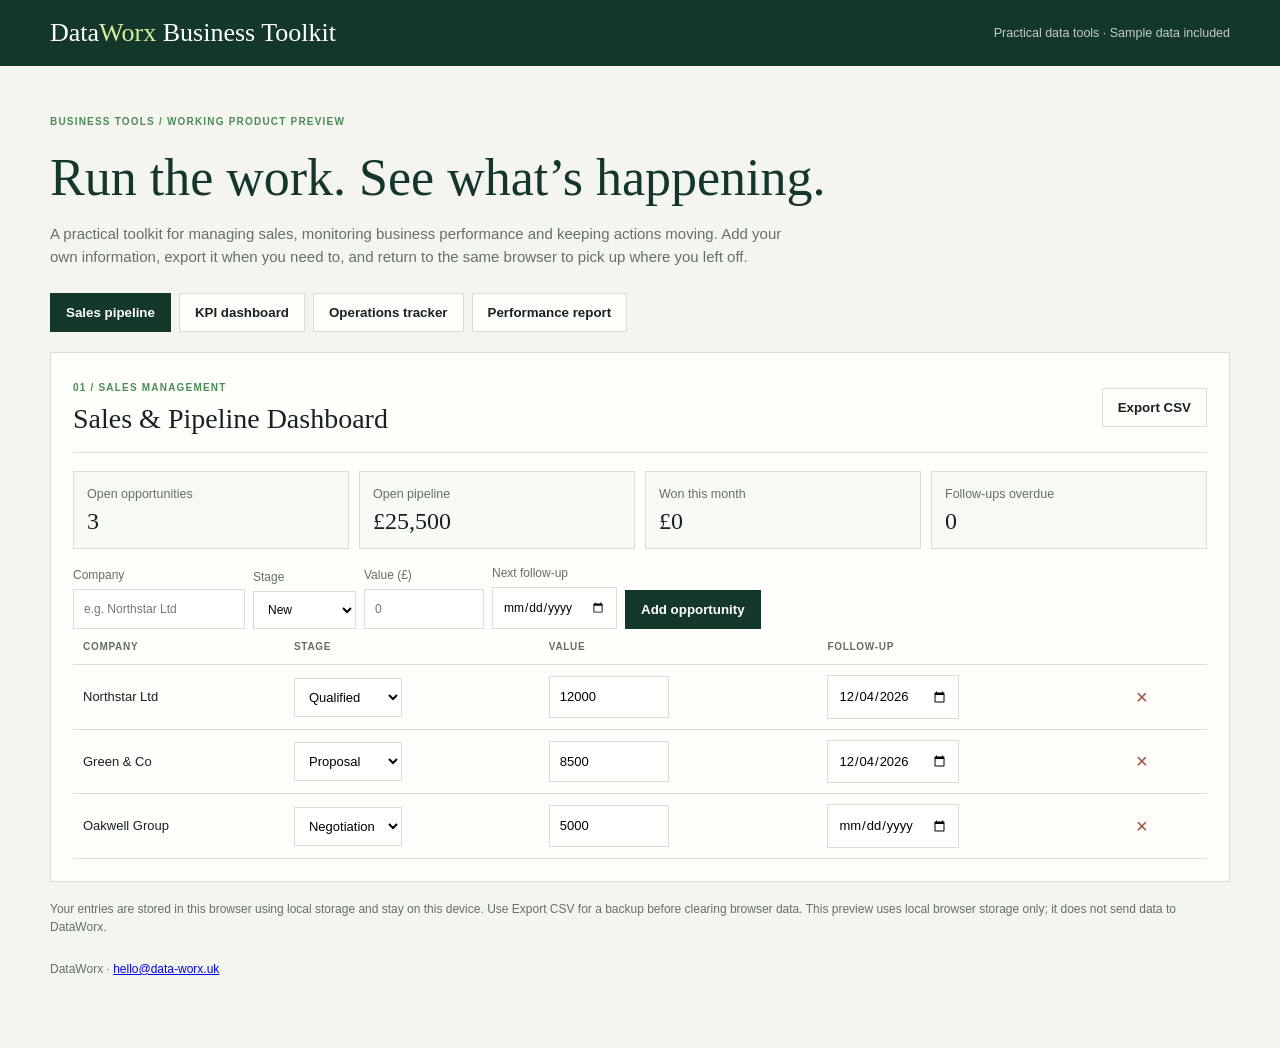
<file: products/business-toolkit.html>
<!doctype html>
<html lang="en-GB"><head><meta charset="utf-8"><meta name="viewport" content="width=device-width,initial-scale=1"><title>DataWorx Business Toolkit</title><meta name="description" content="Practical sales, KPI and operations tools from DataWorx."><style>
:root{--paper:#f5f5ef;--card:#fffefa;--ink:#17231d;--green:#14372c;--leaf:#4b8b58;--line:#d8ddd5;--muted:#637067;--lime:#d6ef9c}*{box-sizing:border-box}body{margin:0;background:var(--paper);color:var(--ink);font:15px/1.5 Arial,sans-serif}.wrap{width:min(1180px,calc(100% - 32px));margin:auto}header{background:var(--green);color:white;padding:18px 0}.top{display:flex;justify-content:space-between;align-items:center;gap:20px}.brand{color:white;text-decoration:none;font:26px Georgia,serif}.brand b{color:var(--lime);font-weight:400}.top small{opacity:.75}main{padding:38px 0 70px}h1,h2,h3{font-family:Georgia,serif;font-weight:400}h1{font-size:clamp(32px,5vw,52px);margin:0 0 6px;color:var(--green)}.intro{color:var(--muted);max-width:760px;margin:0 0 25px}.tabs{display:flex;flex-wrap:wrap;gap:8px;margin:20px 0}.tabs button,.btn{border:1px solid var(--line);background:var(--card);color:var(--ink);padding:11px 15px;font-weight:700;cursor:pointer;text-decoration:none;display:inline-block}.tabs button[aria-selected=true],.btn.primary{background:var(--green);color:#fff;border-color:var(--green)}.pane{display:none;background:var(--card);border:1px solid var(--line);padding:22px}.pane.active{display:block}.head{display:flex;align-items:center;justify-content:space-between;gap:14px;flex-wrap:wrap;border-bottom:1px solid var(--line);padding-bottom:12px;margin-bottom:18px}.head h2{margin:0;font-size:28px}.tag{font-size:10px;text-transform:uppercase;letter-spacing:.12em;color:var(--leaf);font-weight:800}.metrics{display:grid;grid-template-columns:repeat(4,1fr);gap:10px;margin:15px 0}.metric{border:1px solid var(--line);padding:13px;background:#f8f9f4}.metric small{color:var(--muted);display:block}.metric strong{font:24px Georgia;display:block;margin-top:5px}.controls{display:flex;gap:9px;align-items:center;flex-wrap:wrap;margin:12px 0}input,select{border:1px solid var(--line);border-radius:0;background:white;padding:10px;font:inherit;max-width:100%}input[type=number]{width:120px}table{width:100%;border-collapse:collapse;min-width:640px}th,td{padding:10px;border-bottom:1px solid var(--line);text-align:left;font-size:13px}th{color:var(--muted);font-size:10px;text-transform:uppercase;letter-spacing:.07em}.scroll{overflow:auto}.badge{background:#eff3e9;padding:4px 7px;color:var(--green);font-size:11px}.bar{height:9px;background:#e8ece5}.bar i{display:block;height:100%;background:var(--leaf)}.task{display:grid;grid-template-columns:28px 1.5fr 1fr 120px 36px;gap:8px;align-items:center;padding:9px 0;border-bottom:1px solid var(--line)}.task input[type=checkbox]{width:18px;height:18px;accent-color:var(--green)}.remove{border:0;background:none;color:#9b493d;font-size:20px;cursor:pointer}.notice{font-size:12px;color:var(--muted);margin-top:18px}.footer{margin-top:24px;color:var(--muted);font-size:12px}.grid2{display:grid;grid-template-columns:1fr 1fr;gap:14px}.panel{border:1px solid var(--line);padding:16px}.panel h3{margin:0 0 12px;font-size:20px}label{font-size:12px;color:var(--muted);display:grid;gap:5px}.form{display:flex;gap:8px;flex-wrap:wrap;align-items:end}.hidden{display:none!important}
@media(max-width:720px){.metrics{grid-template-columns:repeat(2,1fr)}.grid2{grid-template-columns:1fr}.task{grid-template-columns:26px 1fr 34px}.task select,.task input[type=date]{grid-column:2}.top{align-items:flex-start;flex-direction:column}}
</style></head><body><header><div class="wrap top"><a href="/" class="brand">Data<b>Worx</b> Business Toolkit</a><small>Practical data tools · Sample data included</small></div></header>
<main class="wrap"><p class="tag">BUSINESS TOOLS / WORKING PRODUCT PREVIEW</p><h1>Run the work. See what’s happening.</h1><p class="intro">A practical toolkit for managing sales, monitoring business performance and keeping actions moving. Add your own information, export it when you need to, and return to the same browser to pick up where you left off.</p>
<nav class="tabs" role="tablist"><button data-tab="pipeline" aria-selected="true">Sales pipeline</button><button data-tab="kpis" aria-selected="false">KPI dashboard</button><button data-tab="actions" aria-selected="false">Operations tracker</button><button data-tab="report" aria-selected="false">Performance report</button></nav>
<section class="pane active" id="pipeline"><div class="head"><div><span class="tag">01 / SALES MANAGEMENT</span><h2>Sales &amp; Pipeline Dashboard</h2></div><button class="btn" onclick="exportCSV('leads')">Export CSV</button></div><div class="metrics"><div class="metric"><small>Open opportunities</small><strong id="openCount">0</strong></div><div class="metric"><small>Open pipeline</small><strong id="pipeTotal">£0</strong></div><div class="metric"><small>Won this month</small><strong id="wonTotal">£0</strong></div><div class="metric"><small>Follow-ups overdue</small><strong id="overdue">0</strong></div></div><form class="form" id="leadForm"><label>Company<input required name="company" placeholder="e.g. Northstar Ltd"></label><label>Stage<select name="stage"><option>New</option><option>Qualified</option><option>Proposal</option><option>Negotiation</option><option>Won</option><option>Lost</option></select></label><label>Value (£)<input required type="number" min="0" name="value" placeholder="0"></label><label>Next follow-up<input type="date" name="date"></label><button class="btn primary">Add opportunity</button></form><div class="scroll"><table><thead><tr><th>Company</th><th>Stage</th><th>Value</th><th>Follow-up</th><th></th></tr></thead><tbody id="leadRows"></tbody></table></div></section>
<section class="pane" id="kpis"><div class="head"><div><span class="tag">02 / BUSINESS PERFORMANCE</span><h2>Business KPI Dashboard</h2></div><button class="btn" onclick="exportCSV('kpis')">Export CSV</button></div><p class="intro">Set a current result and target for each measure. Progress updates automatically.</p><div class="scroll"><table><thead><tr><th>Measure</th><th>Current</th><th>Target</th><th>Progress</th><th></th></tr></thead><tbody id="kpiRows"></tbody></table></div><form class="form" id="kpiForm"><label>Measure<input required name="name" placeholder="e.g. Monthly sales"></label><label>Current result<input required name="current" type="number" step="any"></label><label>Target<input required name="target" type="number" step="any"></label><button class="btn primary">Add measure</button></form></section>
<section class="pane" id="actions"><div class="head"><div><span class="tag">03 / OPERATIONS</span><h2>Action &amp; Operations Tracker</h2></div><button class="btn" onclick="exportCSV('tasks')">Export CSV</button></div><div class="metrics"><div class="metric"><small>Total actions</small><strong id="taskCount">0</strong></div><div class="metric"><small>Completed</small><strong id="taskDone">0</strong></div><div class="metric"><small>Due this week</small><strong id="taskDue">0</strong></div><div class="metric"><small>Overdue</small><strong id="taskLate">0</strong></div></div><form class="form" id="taskForm"><label>Action<input required name="title" placeholder="Action to complete"></label><label>Owner<input name="owner" placeholder="Name"></label><label>Due date<input type="date" name="date"></label><button class="btn primary">Add action</button></form><div id="taskRows"></div></section>
<section class="pane" id="report"><div class="head"><div><span class="tag">04 / REPORTING TEMPLATE</span><h2>Performance Report</h2></div><button class="btn" onclick="window.print()">Print / Save PDF</button></div><div class="controls"><label>Reporting period<input id="period" type="month"></label><label>Business area<select id="area"><option>All business</option><option>Sales</option><option>Operations</option><option>Finance</option><option>Recruitment</option></select></label></div><div class="grid2"><div class="panel"><h3>Performance at a glance</h3><p id="reportSummary">Add pipeline and KPIs to build your first summary.</p></div><div class="panel"><h3>Measures to watch</h3><div id="reportMetrics"></div></div></div></section>
<p class="notice">Your entries are stored in this browser using local storage and stay on this device. Use Export CSV for a backup before clearing browser data. This preview uses local browser storage only; it does not send data to DataWorx.</p><div class="footer">DataWorx · <a href="mailto:hello@data-worx.uk">hello@data-worx.uk</a></div></main>
<script>
const $=s=>document.querySelector(s),today=()=>new Date().toISOString().slice(0,10),load=(k,d)=>{try{return JSON.parse(localStorage.getItem("dw_"+k))||d}catch{return d}},save=(k,v)=>localStorage.setItem("dw_"+k,JSON.stringify(v));
let leads=load("leads",[{id:1,company:"Northstar Ltd",stage:"Qualified",value:12000,date:today()},{id:2,company:"Green & Co",stage:"Proposal",value:8500,date:today()},{id:3,company:"Oakwell Group",stage:"Negotiation",value:5000,date:""}]);
let kpis=load("kpis",[{id:1,name:"Monthly revenue (£)",current:48250,target:60000},{id:2,name:"Orders completed",current:126,target:150},{id:3,name:"On-time delivery (%)",current:94,target:95}]);
let tasks=load("tasks",[{id:1,title:"Review open proposals",owner:"Sales",date:today(),done:false},{id:2,title:"Prepare monthly performance summary",owner:"Operations",date:"",done:false}]);
const money=n=>"£"+Number(n||0).toLocaleString("en-GB",{maximumFractionDigits:0});
function renderLeads(){const active=leads.filter(x=>!["Won","Lost"].includes(x.stage));$("#openCount").textContent=active.length;$("#pipeTotal").textContent=money(active.reduce((a,x)=>a+Number(x.value),0));$("#wonTotal").textContent=money(leads.filter(x=>x.stage==="Won").reduce((a,x)=>a+Number(x.value),0));$("#overdue").textContent=leads.filter(x=>x.date&&x.date<today()&&!["Won","Lost"].includes(x.stage)).length;$("#leadRows").innerHTML=leads.map(x=>'<tr><td>'+esc(x.company)+'</td><td><select onchange="setLead('+x.id+',\'stage\',this.value)">'+["New","Qualified","Proposal","Negotiation","Won","Lost"].map(v=>'<option '+(x.stage===v?"selected":"")+">"+v+"</option>").join("")+'</select></td><td><input type="number" min="0" value="'+x.value+'" onchange="setLead('+x.id+',\'value\',this.value)"></td><td><input type="date" value="'+x.date+'" onchange="setLead('+x.id+',\'date\',this.value)"></td><td><button class="remove" onclick="delLead('+x.id+')">×</button></td></tr>').join("");renderReport()}
function setLead(id,k,v){leads=leads.map(x=>x.id===id?{...x,[k]:v}:x);save("leads",leads);renderLeads()}function delLead(id){leads=leads.filter(x=>x.id!==id);save("leads",leads);renderLeads()}
$("#leadForm").onsubmit=e=>{e.preventDefault();let d=Object.fromEntries(new FormData(e.target));leads.push({id:Date.now(),...d,value:+d.value,stage:d.stage});save("leads",leads);e.target.reset();renderLeads()};
function renderKpis(){$("#kpiRows").innerHTML=kpis.map(x=>{let p=x.target?Math.min(100,Math.round(x.current/x.target*100)):0;return '<tr><td>'+esc(x.name)+'</td><td><input type="number" step="any" value="'+x.current+'" onchange="setKpi('+x.id+',\'current\',this.value)"></td><td><input type="number" step="any" value="'+x.target+'" onchange="setKpi('+x.id+',\'target\',this.value)"></td><td><div class="bar"><i style="width:'+p+'%"></i></div>'+p+'%</td><td><button class="remove" onclick="delKpi('+x.id+')">×</button></td></tr>'}).join("");renderReport()}
function setKpi(id,k,v){kpis=kpis.map(x=>x.id===id?{...x,[k]:Number(v)}:x);save("kpis",kpis);renderKpis()}function delKpi(id){kpis=kpis.filter(x=>x.id!==id);save("kpis",kpis);renderKpis()}
$("#kpiForm").onsubmit=e=>{e.preventDefault();let d=Object.fromEntries(new FormData(e.target));kpis.push({id:Date.now(),name:d.name,current:+d.current,target:+d.target});save("kpis",kpis);e.target.reset();renderKpis()};
function renderTasks(){const done=tasks.filter(t=>t.done).length;$("#taskCount").textContent=tasks.length;$("#taskDone").textContent=done;$("#taskDue").textContent=tasks.filter(t=>t.date&&t.date>=today()&&t.date<=new Date(Date.now()+7*86400000).toISOString().slice(0,10)&&!t.done).length;$("#taskLate").textContent=tasks.filter(t=>t.date&&t.date<today()&&!t.done).length;$("#taskRows").innerHTML=tasks.map(t=>'<div class="task"><input type="checkbox" '+(t.done?"checked":"")+' onchange="toggleTask('+t.id+',this.checked)"><span>'+esc(t.title)+'</span><span>'+esc(t.owner||"Unassigned")+'</span><input type="date" value="'+t.date+'" onchange="setTask('+t.id+',this.value)"><button class="remove" onclick="delTask('+t.id+')">×</button></div>').join("");renderReport()}
function toggleTask(id,v){tasks=tasks.map(t=>t.id===id?{...t,done:v}:t);save("tasks",tasks);renderTasks()}function setTask(id,v){tasks=tasks.map(t=>t.id===id?{...t,date:v}:t);save("tasks",tasks);renderTasks()}function delTask(id){tasks=tasks.filter(t=>t.id!==id);save("tasks",tasks);renderTasks()}
$("#taskForm").onsubmit=e=>{e.preventDefault();let d=Object.fromEntries(new FormData(e.target));tasks.push({id:Date.now(),...d,done:false});save("tasks",tasks);e.target.reset();renderTasks()};
function renderReport(){$("#reportSummary").textContent=leads.length+" opportunities are recorded, with "+money(leads.filter(x=>!["Won","Lost"].includes(x.stage)).reduce((a,x)=>a+ +x.value,0))+" currently open. "+tasks.filter(t=>!t.done).length+" actions remain incomplete.";$("#reportMetrics").innerHTML=kpis.slice(0,5).map(k=>'<p><b>'+esc(k.name)+'</b><br>'+k.current+' / '+k.target+(k.target?' ('+Math.round(k.current/k.target*100)+'%)':'')+'</p>').join("")||"No measures added yet."}
function esc(s){return String(s??"").replace(/[&<>"']/g,c=>({"&":"&amp;","<":"&lt;",">":"&gt;",'"':"&quot;","'":"&#39;"}[c]))}
function exportCSV(type){let data=type==="leads"?leads:type==="kpis"?kpis:tasks;let keys=Object.keys(data[0]||{item:""});let csv=[keys.join(","),...data.map(o=>keys.map(k=>'"'+String(o[k]??"").replaceAll('"','""')+'"').join(","))].join("\r\n");let a=document.createElement("a");a.href=URL.createObjectURL(new Blob([csv],{type:"text/csv"}));a.download="dataworx-"+type+".csv";a.click();URL.revokeObjectURL(a.href)}
document.querySelectorAll("[data-tab]").forEach(b=>b.onclick=()=>{document.querySelectorAll("[data-tab]").forEach(x=>x.setAttribute("aria-selected",x===b));document.querySelectorAll(".pane").forEach(p=>p.classList.toggle("active",p.id===b.dataset.tab))});
$("#period").value=new Date().toISOString().slice(0,7);renderLeads();renderKpis();renderTasks();
</script></body></html>
</file>
<file: css/styles.css>
:root{
      --radius: 18px;
      --radiusSm: 14px;

      --green: #00b85c;
      --greenBright: #00ff66;

      --bg: #ffffff;
      --bg2: #f6f8f7;
      --panel: #ffffff;
      --panel2: #f3f5f4;
      --text: #16221a;
      --muted: #4b5a52;
      --line: #e5e7eb;
      --shadow: 0 14px 40px rgba(0,0,0,.10);

      --btnText: #06150c;
    }

    [data-theme="dark"]{
      --bg: #070a08;
      --bg2: #050806;
      --panel: rgba(255,255,255,.055);
      --panel2: rgba(255,255,255,.075);
      --text: rgba(255,255,255,.92);
      --muted: rgba(255,255,255,.72);
      --line: rgba(255,255,255,.12);
      --shadow: 0 18px 55px rgba(0,0,0,.35);
      --btnText: #001a0a;
    }

    *{ box-sizing: border-box; }
    html{ scroll-behavior: smooth; }
    body{
      margin: 0;
      font-family: Arial, Helvetica, sans-serif;
      color: var(--text);
      background: var(--bg);
      line-height: 1.55;
    }

    [data-theme="dark"] body{
      background:
        radial-gradient(900px 420px at 20% 0%, rgba(0,255,102,.16), rgba(7,10,8,0) 60%),
        radial-gradient(900px 420px at 80% 0%, rgba(0,255,102,.10), rgba(7,10,8,0) 60%),
        linear-gradient(180deg, #050806 0%, #070a08 55%, #050806 100%);
    }

    a{ color: inherit; }
    a:hover{ text-decoration: underline; }

    .container{
      width: 100%;
      max-width: 1100px;
      margin: 0 auto;
      padding: 0 20px;
    }

    /* Top bar */
    .topbar{
      position: sticky;
      top: 0;
      z-index: 20;
      background: rgba(255,255,255,.78);
      border-bottom: 1px solid var(--line);
      backdrop-filter: blur(10px);
    }
    [data-theme="dark"] .topbar{ background: rgba(0,0,0,.30); }

    .topbar-inner{
      display: flex;
      align-items: center;
      justify-content: space-between;
      gap: 12px;
      padding: 12px 0;
    }

    .logo{
      display: flex;
      align-items: center;
      min-width: 120px;
      flex: 0 0 auto;
    }

    .logo img{
      height: 40px;
      width: auto;
      display: block;
      filter: drop-shadow(0 10px 18px rgba(0,0,0,.20));
    }
    [data-theme="dark"] .logo img{
      filter: drop-shadow(0 10px 18px rgba(0,0,0,.45));
    }

    .nav{
      display: flex;
      align-items: center;
      gap: 10px;
      flex-wrap: wrap;
      justify-content: flex-end;
    }

    .nav a{
      padding: 9px 10px;
      border-radius: 10px;
      font-size: 13px;
      color: var(--muted);
      border: 1px solid transparent;
      text-decoration: none;
    }
    .nav a:hover{
      color: var(--text);
      border-color: var(--line);
      background: rgba(0,0,0,.03);
    }
    [data-theme="dark"] .nav a:hover{ background: rgba(255,255,255,.06); }

    /* Buttons */
    .btn{
      display: inline-flex;
      align-items: centre;
      justify-content: centre;
      gap: 10px;
      padding: 12px 16px;
      border-radius: 12px;
      border: 1px solid transparent;
      font-weight: 800;
      cursor: pointer;
      user-select: none;
      transition: transform .08s ease, background .2s ease, border-color .2s ease;
      text-decoration: none;
      line-height: 1;
    }
    .btn:active{ transform: translateY(1px); }

    .btn-primary{
      background: var(--green);
      color: var(--btnText);
      border-color: rgba(0,0,0,.10);
    }
    .btn-primary:hover{ background: #15c96b; }

    .btn-ghost{
      background: transparent;
      border-color: var(--line);
      color: var(--text);
    }
    .btn-ghost:hover{ background: rgba(0,0,0,.03); }
    [data-theme="dark"] .btn-ghost:hover{ background: rgba(255,255,255,.06); }

    /* Theme toggle */
    .toggle{
      padding: 10px 12px;
      border-radius: 12px;
      border: 1px solid var(--line);
      background: transparent;
      color: var(--text);
      font-weight: 800;
      cursor: pointer;
      line-height: 1;
    }
    .toggle:hover{ background: rgba(0,0,0,.03); }
    [data-theme="dark"] .toggle:hover{ background: rgba(255,255,255,.06); }

    /* Hero */
    .hero{
      padding: 54px 0 26px 0;
      background: linear-gradient(180deg, rgba(0,184,92,.12), rgba(255,255,255,0));
    }
    [data-theme="dark"] .hero{ background: transparent; }

    .hero-grid{
      display: grid;
      grid-template-columns: 1.15fr .85fr;
      gap: 28px;
      align-items: center;
    }

    .kicker{
      display: inline-flex;
      align-items: center;
      gap: 10px;
      padding: 8px 12px;
      border-radius: 999px;
      border: 1px solid var(--line);
      background: rgba(255,255,255,.72);
      color: var(--muted);
      font-size: 13px;
      width: fit-content;
    }
    [data-theme="dark"] .kicker{ background: rgba(255,255,255,.04); }

    .dot{
      width: 9px; height: 9px;
      border-radius: 50%;
      background: var(--green);
      box-shadow: 0 0 0 7px rgba(0,184,92,.14);
    }

    h1{
      font-size: 44px;
      line-height: 1.06;
      letter-spacing: -0.7px;
      margin: 14px 0 12px 0;
    }

    .lead{
      margin: 0 0 16px 0;
      color: var(--muted);
      max-width: 60ch;
      font-size: 16px;
    }

    .hero-actions{
      display: flex;
      gap: 12px;
      flex-wrap: wrap;
      margin-top: 16px;
    }

    /* Cards */
    .card{
      border: 1px solid var(--line);
      background: var(--panel);
      border-radius: var(--radius);
      padding: 18px;
      box-shadow: var(--shadow);

      display: flex;
      flex-direction: column;
      justify-content: center;
    }

    .trust-box{
      border: 1px solid var(--line);
      background: var(--panel);
      border-radius: var(--radius);
      padding: 18px;
      box-shadow: var(--shadow);
    }

    .trust-title{
      font-size: 14px;
      margin: 0 0 10px 0;
      letter-spacing: .2px;
      font-weight: 800;
    }

    .trust-list{
      margin: 0;
      padding-left: 18px;
      color: var(--muted);
      font-size: 14px;
    }

    .tools{
      margin-top: 18px;
      display: flex;
      gap: 10px;
      flex-wrap: wrap;
    }

    .pill{
      border: 1px solid var(--line);
      background: var(--panel2);
      padding: 8px 10px;
      border-radius: 999px;
      font-size: 12px;
      color: var(--muted);
    }

    /* Sections */
    .section{
      position: relative;
      padding: 36px 0;
      margin-top: 8px;
      border-top: none;
    }
    .section-intro{
      max-width: none;
      white-space: nowrap;
    }
    .reassurance{
      max-width: none;
    }
    .section::before{
      content: "";
      position: absolute;
      left: 50%;
      transform: translateX(-50%);
      width: 100vw;
      top: -8px;
      height: 1px;
      background: var(--line);
    }
    .section:first-of-type{ margin-top: 0; }
    .section:first-of-type::before{ display: none; }
    
    /* H2: keep on ONE line on normal screens */
    .section h2{
      margin: 0 0 12px 0;
      font-size: clamp(22px, 2.2vw, 28px);
      color: var(--green);
      letter-spacing: -0.2px;
      line-height: 1.1;
    }
    @media (min-width: 480px){
      .section h2{
        white-space: nowrap;
      }
    }

    .section p{
      margin: 0 0 18px 0;
      color: var(--muted);
      max-width: 78ch;
    }
    .section p.reassurance{
      max-width: none;
      margin-top: 26px
    }
    .grid-2{
      display: grid;
      grid-template-columns: repeat(2, minmax(0, 1fr));
      gap: 40px 14px;
    }

.leadify-banner {
  margin-bottom: 20px;
}

.leadify-banner strong {
  display: block;
  margin-bottom: 6px;
}

.leadify-banner .mini a {
  color: var(--green);
  font-weight: 800;
  text-decoration: none;
}

.leadify-banner .mini a:hover {
  text-decoration: underline;
}

.services-carousel {
  overflow: hidden;
  width: 100%;
  position: relative;

  background: var(--panel2);
  padding: 30px 20px;
  border-radius: 20px;
}

.services-track {
  display: flex;
  gap: 20px;
  transition: transform 0.6s ease;
  will-change: transform;

  padding-left: calc(50% - 230px);
}

/* base card */
.service-card {
  flex: 0 0 460px;
  max-width: 460px;

  opacity: 0.4;
  transform: scale(0.85);
  transition: all 0.4s ease;
}

/* active card */
.service-card.active {
  opacity: 1;
  transform: scale(1);
  z-index: 2;
}

    .card strong{
      display: block;
      font-size: 16px;
      margin-bottom: 6px;
      letter-spacing: -0.1px;
    }
    .card span{
      color: var(--muted);
      font-size: 14px;
      display: block;
    }

    .mini{
      margin-top: 10px;
      padding-top: 10px;
      border-top: 1px solid var(--line);
      font-size: 13px;
      color: var(--muted);
    }

    .stats{
      display: grid;
      grid-template-columns: repeat(3, minmax(0, 1fr));
      gap: 14px;
      margin-top: 10px;
    }

    .stat{
      border: 1px solid var(--line);
      background: var(--panel);
      border-radius: var(--radius);
      padding: 16px;
      box-shadow: var(--shadow);
    }

    .stat b{
      display: block;
      font-size: 22px;
      letter-spacing: -0.4px;
      margin-bottom: 4px;
    }

    .stat small{
      color: var(--muted);
      font-size: 13px;
      display: block;
    }

    /* Results & Experience: enterprise card full width + equal buttons row */
    .enterprise-card .mini{ margin-top: 14px; }
    .enterprise-actions{
      margin-top: 14px;
      padding-top: 14px;
      border-top: 1px solid var(--line);
      display: grid;
      grid-template-columns: repeat(3, minmax(0, 1fr));
      gap: 10px;
    }
    .enterprise-actions .btn{
      width: 100%;
      justify-content: center;
      padding: 12px 10px;
      border-radius: 12px;
      font-weight: 800;
      background: transparent;
      border-color: var(--line);
    }
    .enterprise-actions .btn:hover{
      background: rgba(0,0,0,.03);
      text-decoration: none;
    }
    [data-theme="dark"] .enterprise-actions .btn:hover{
      background: rgba(255,255,255,.06);
    }

    #results .enterprise-card {
      margin-top: 40px;
    }

    /* Contact */
    .contact-grid{
      display: grid;
      grid-template-columns: 1fr 1fr;
      gap: 14px;
      align-items: start;
    }

    form{
      border: 1px solid var(--line);
      background: var(--panel);
      border-radius: var(--radius);
      padding: 18px;
      box-shadow: var(--shadow);
    }

    label{
      display: grid;
      gap: 8px;
      margin-bottom: 12px;
      font-weight: 800;
      font-size: 13px;
    }

    input, textarea, select{
      padding: 12px;
      border-radius: var(--radiusSm);
      border: 1px solid var(--line);
      background: #ffffff;
      color: var(--text);
      font-size: 15px;
      outline: none;
    }

    [data-theme="dark"] input,
    [data-theme="dark"] textarea,
    [data-theme="dark"] select{
      background: rgba(0,0,0,.25);
      border-color: rgba(255,255,255,.18);
      color: var(--text);
    }

    input:focus, textarea:focus, select:focus{
      border-color: var(--green);
      box-shadow: 0 0 0 3px rgba(0,184,92,.18);
    }

    .small{
      color: var(--muted);
      font-size: 13px;
      margin: 10px 0 0 0;
    }

    /* Footer */
    footer{
      padding: 26px 0;
      border-top: 1px solid var(--line);
      color: var(--muted);
      font-size: 13px;
      background: var(--bg2);
    }
    .footer-row{
      display: flex;
      gap: 10px;
      flex-wrap: wrap;
      align-items: center;
      justify-content: space-between;
    }
    .footer-row .madeby{
      opacity: .9;
    }

    /* Modal (Option B) */
    .modal-overlay{
      position: fixed;
      inset: 0;
      background: rgba(0,0,0,.55);
      display: none;
      align-items: center;
      justify-content: center;
      padding: 18px;
      z-index: 999;
    }
    .modal-overlay[aria-hidden="false"]{ display: flex; }

    .modal{
      width: min(720px, 100%);
      background: var(--panel);
      border: 1px solid var(--line);
      border-radius: 18px;
      box-shadow: 0 30px 90px rgba(0,0,0,.35);
      overflow: hidden;
    }
    .modal-header{
      display: flex;
      align-items: center;
      justify-content: space-between;
      gap: 12px;
      padding: 14px 16px;
      border-bottom: 1px solid var(--line);
      background: rgba(0,0,0,.02);
    }
    [data-theme="dark"] .modal-header{ background: rgba(255,255,255,.04); }

    .modal-title{
      margin: 0;
      font-size: 15px;
      font-weight: 900;
      letter-spacing: -0.1px;
    }
    .modal-close{
      border: 1px solid var(--line);
      background: transparent;
      border-radius: 10px;
      padding: 8px 10px;
      cursor: pointer;
      font-weight: 900;
      color: var(--text);
    }
    .modal-close:hover{ background: rgba(0,0,0,.03); }
    [data-theme="dark"] .modal-close:hover{ background: rgba(255,255,255,.06); }

    .modal-body{
      padding: 16px;
      color: var(--text);
    }
    .modal-body p{
      margin: 0 0 10px 0;
      color: var(--muted);
    }
    .modal-body .quote{
      border-left: 4px solid var(--green);
      padding-left: 14px;
      color: var(--text);
      font-style: italic;
      margin: 12px 0;
    }
    .modal-body .who{
      margin-top: 8px;
      color: var(--muted);
      font-size: 13px;
      font-style: normal;
    }
    .modal-body ul{
      margin: 10px 0 0 0;
      padding-left: 18px;
      color: var(--muted);
    }

/* --- Proof section visuals --- */
.proof-showcase {
  max-width: 1100px;
  margin: 20px auto 40px auto;
  text-align: left;  
}

.proof-showcase h3,
.proof-showcase p {
  text-align: left;
}

.proof-carousel {
  display: flex;
  overflow: hidden;
  width: 100%;
  margin-bottom: 24px;  
}

.proof-track {
  display: flex;
  width: 200%;
  transition: transform 0.6s ease;  
}

.proof-slide {
  flex: 0 0 100%;   
  max-width: 100%;
  border: 1px solid var(--line);
  background: var(--panel);
  border-radius: var(--radius);
  box-shadow: none;
  overflow: hidden;  
}

.proof-caption {
  padding: 16px;
  text-align: center;
  border-top: 1px solid var(--line);
}

.proof-caption strong {
  display: block;
  font-size: 16px;
  font-weight: 700;
  margin-bottom: 6px;
  color: var(--text);
}

.proof-caption span {
  font-size: 14px;
  color: var(--muted);
  line-height: 1.4;
  max-width: 500px;
  margin:0 auto;  
}

.proof-slide img {
  width: 100%;
  height: 420px;
  object-fit: contain;
  background: #f3f5f4;  
  display: block;
}

#services .services-carousel {
  margin-bottom: 40px; 
}

    /* Responsive */
    @media (max-width: 920px){
      .hero-grid{ grid-template-columns: 1fr; }
      .grid-2{ grid-template-columns: 1fr; }
      .stats{ grid-template-columns: 1fr; }
      .contact-grid{ grid-template-columns: 1fr; }
      h1{ font-size: 36px; }
      .enterprise-actions{ grid-template-columns: 1fr; }
    }

    @media (max-width: 700px){
      .container{ padding: 0 14px; }

      .topbar-inner{
        flex-direction: row;
        align-items: center;
        justify-content: space-between;
        gap: 10px;
        padding: 10px 0;
        flex-wrap: nowrap;
      }

      .logo img{
        height: 32px;
        max-width: 170px;
      }

      .nav{
        flex-wrap: nowrap;
        gap: 8px;
        justify-content: flex-end;
      }

      .nav a{
        padding: 8px 10px;
        font-size: 12px;
        border: 1px solid var(--line);
        background: rgba(255,255,255,.70);
      }
      [data-theme="dark"] .nav a{ background: rgba(255,255,255,.04); }

      .nav a.btn{ padding: 9px 12px; font-size: 12px; }

      .toggle{
        padding: 9px 10px;
        border-radius: 12px;
        min-width: 42px;
        text-align: center;
      }

      .service-card {
        flex: 0 0 calc(100% - 40px);
        max-width: calc(100% - 40px);
      }
    
      .services-track {
        padding-left: 20px;
      }
    
    }        

    /* Hero H1 spacing fix */
    h1 {
      max-width: 760px;
      line-height: 1.2;
      margin-bottom: 24px;
    }
    .seo-support{
      margin-top: 8px;
      font-size: 14px;
      color: var(--muted);
      max-width: 60ch;
    }
      a.card {
  text-decoration: none;
  color: inherit;
  transition: transform 0.15s ease, box-shadow 0.15s ease;
}

a.card:hover {
  transform: translateY(-2px);
  box-shadow: 0 18px 40px rgba(0,0,0,.12);
}
/* Make service cards look like cards, not blue hyperlinks */
a.card,
a.card:hover,
a.card:focus,
a.card:active {
  text-decoration: none;
  color: inherit;
}
  a.card { cursor: pointer; }

      /* "More info" line inside service cards */
.moreline{
  margin-top: 12px;
  padding-top: 10px;
  border-top: 1px solid var(--line);
  font-size: 13px;
}

.moreline a{
  text-decoration: none;
  color: var(--green);
  font-weight: 800;
}

.moreline a:hover{
  text-decoration: underline;
}
        
}

/* Responsive navigation: prevent the desktop links widening mobile viewport */
.topbar-inner { position: relative; min-width: 0; }
.menu-toggle { display: none; align-items: center; justify-content: center; width: 44px; height: 44px; flex: 0 0 44px; border: 1px solid var(--line); border-radius: 12px; background: var(--panel); color: var(--text); cursor: pointer; }
.menu-toggle svg { width: 23px; height: 23px; stroke: currentColor; stroke-width: 2; fill: none; stroke-linecap: round; }
@media (max-width: 760px) {
  .topbar, .topbar-inner { max-width: 100%; }
  .topbar-inner { flex-wrap: nowrap; }
  .logo { min-width: 0; flex: 0 1 auto; }
  .logo img { max-width: min(160px, 48vw); height: auto; max-height: 40px; }
  .menu-toggle { display: inline-flex; margin-left: auto; }
  .topbar .nav { display: none; position: absolute; top: calc(100% + 1px); left: 0; right: 0; z-index: 40; flex-direction: column; align-items: stretch; gap: 4px; padding: 12px; background: var(--panel); border: 1px solid var(--line); border-radius: 0 0 14px 14px; box-shadow: var(--shadow); }
  .topbar .nav.is-open { display: flex; }
  .topbar .nav a, .topbar .nav .toggle { display: block; width: 100%; text-align: left; padding: 12px; white-space: normal; }
}

/* Mobile viewport containment: prevent off-screen carousel and no-wrap content
   from expanding the document's scrollable width. */
html, body { max-width: 100%; overflow-x: clip; }
@supports not (overflow: clip) { html, body { overflow-x: hidden; } }
.section::before { left: 0; width: 100%; transform: none; }
@media (max-width: 760px) {
  .section-intro { white-space: normal; overflow-wrap: anywhere; }
  .section h2 { white-space: normal; }
  .container, .section, .hero, .hero-grid, .grid-2, .contact-grid,
  .proof-showcase, .services-carousel { min-width: 0; max-width: 100%; }
  .hero-grid > *, .grid-2 > *, .contact-grid > * { min-width: 0; }
  .services-carousel, .proof-carousel { overflow: hidden; }
  img, iframe, video { max-width: 100%; }
  p, h1, h2, h3, .card { overflow-wrap: break-word; }
}
</file>
